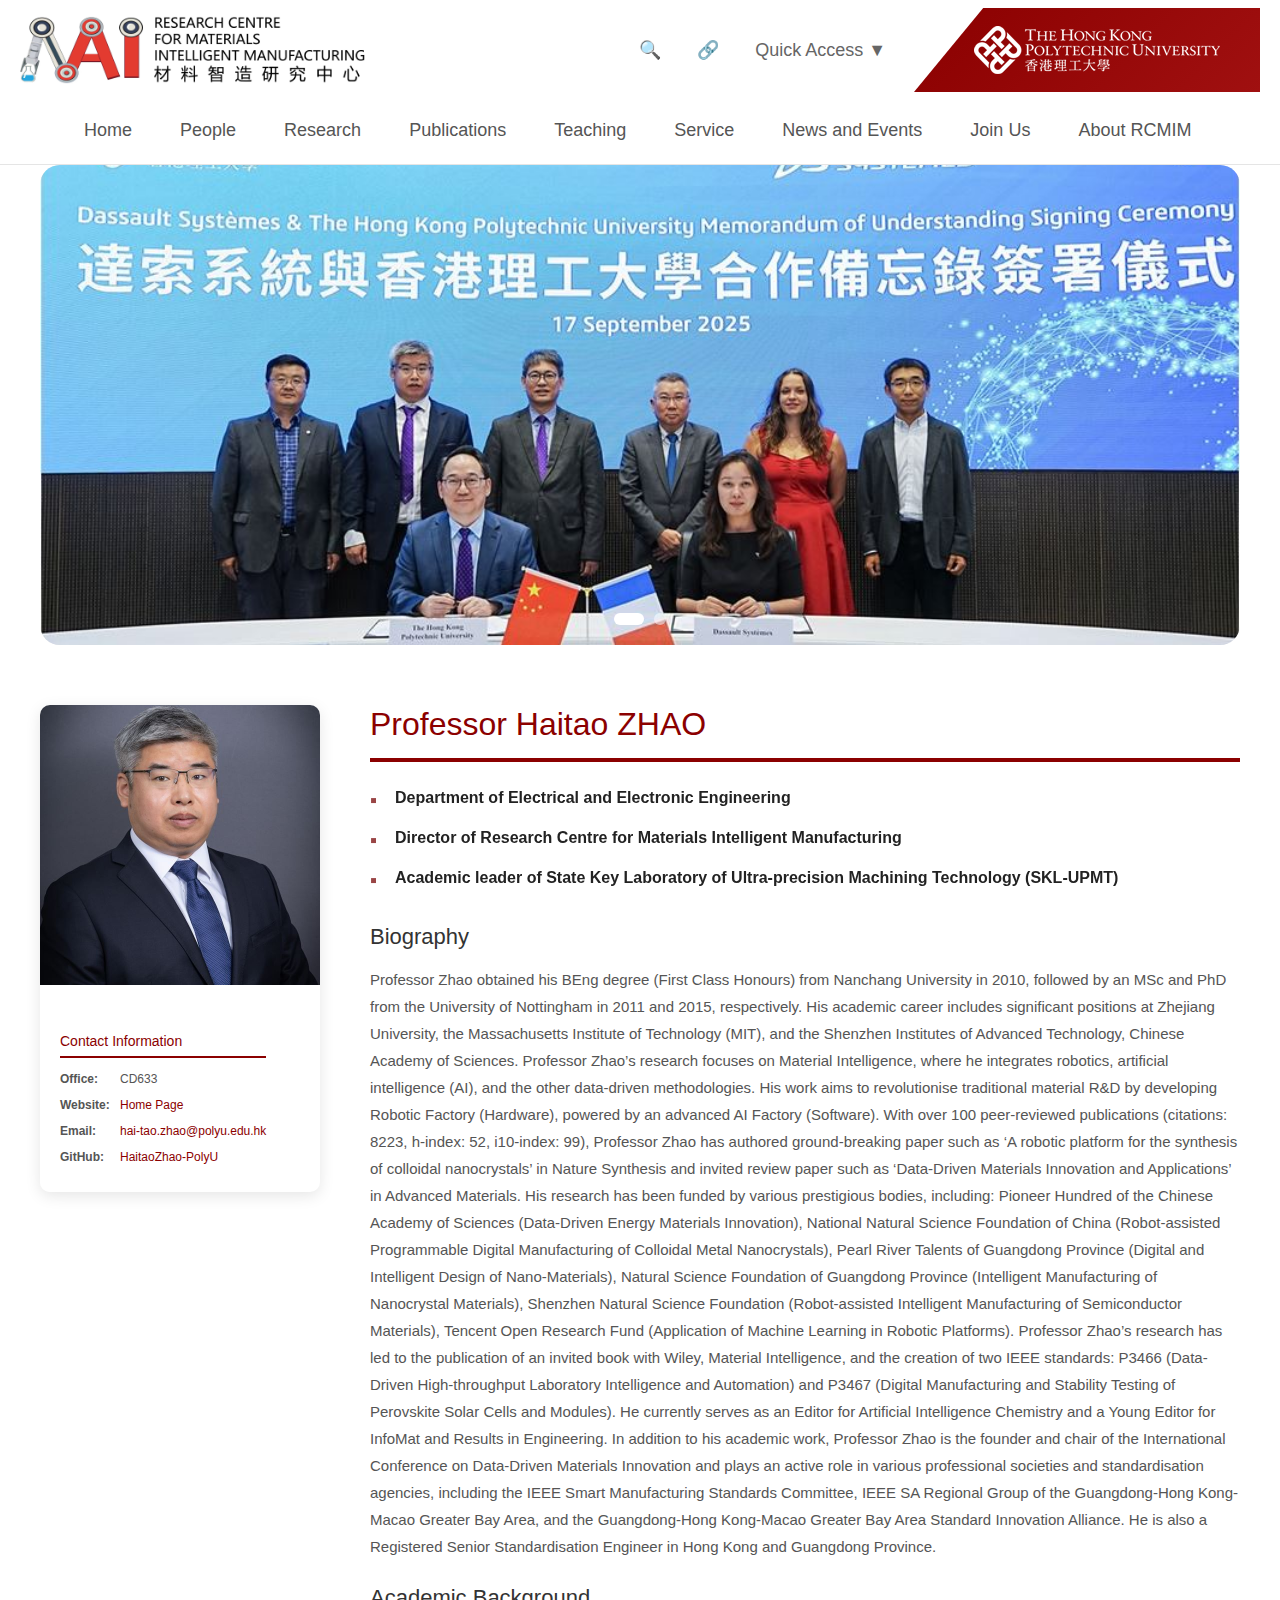
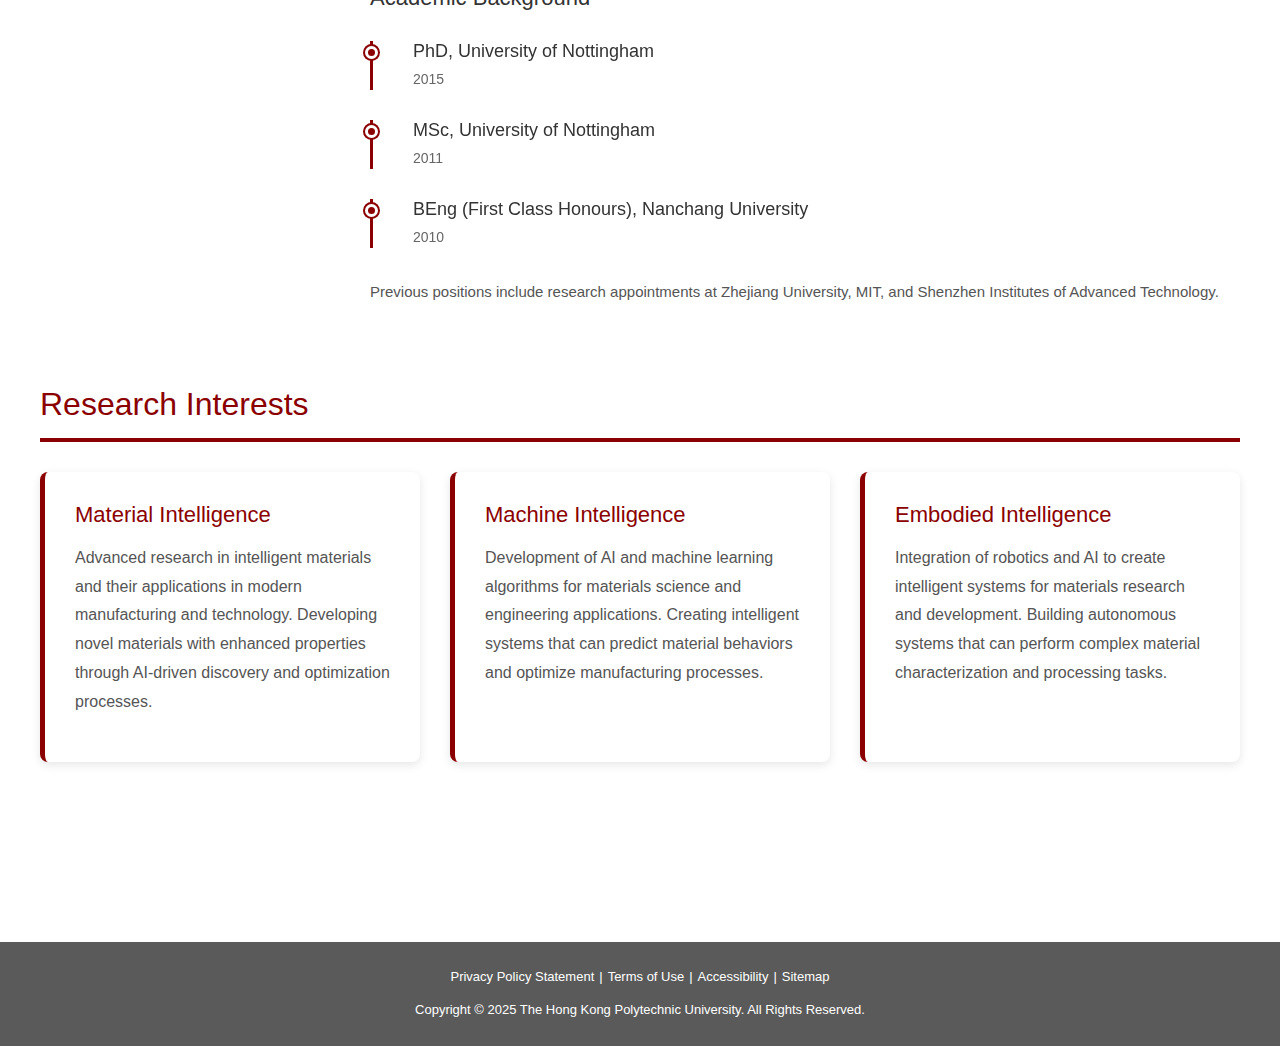
<file: index.html>
<!DOCTYPE html>
<html lang="en">
  <head>
    <meta charset="UTF-8" />
    <meta name="viewport" content="width=device-width, initial-scale=1.0" />
    <title>
      RCMIM - Research Centre for Materials Intelligent Manufacturing
    </title>
    <link
      rel="stylesheet"
      href="https://stackpath.bootstrapcdn.com/bootstrap/4.5.2/css/bootstrap.min.css"
    />
    <link rel="stylesheet" href="css/style.css" />
    <link rel="stylesheet" href="css/content.css" />
  </head>
  <body>
    <!-- Header Placeholder -->
    <div id="header-placeholder"></div>

    <section class="banner-carousel" id="home">
      <div class="banner-slides">
        <div class="banner-slide active">
          <img src="images/Photo.jpg" alt="Banner 1" />
        </div>
        <div class="banner-slide">
          <img src="images/Photo2.jpg" alt="Banner 2" />
        </div>
      </div>
      <div class="banner-dots">
        <span class="dot active" onclick="currentSlide(0)"></span>
        <span class="dot" onclick="currentSlide(1)"></span>
      </div>
    </section>

    <div class="container-main">
      <section class="profile-section">
        <div>
          <div class="profile-card">
            <div class="profile-image-container">
              <img
                src="images/ZHAO_Haitao.jpg"
                alt="Prof. Haitao ZHAO"
                class="profile-image"
              />
            </div>
            <div class="profile-info">
              <h4>Contact Information</h4>
              <p><strong>Office:</strong>CD633</p>
              <p>
                <strong>Website:</strong><a
                  href="https://www.polyu.edu.hk/eee/people/academic-staff-and-teaching-staff/prof-zhao-haitao/"
                  >Home Page</a
                >
              </p>
              <p>
                <strong>Email:</strong><a
                  href="mailto:hai-tao.zhao@polyu.edu.hk"
                  >hai-tao.zhao@polyu.edu.hk</a
                >
              </p>
              <p>
                <strong>GitHub:</strong><a
                  href="https://haitaozhao-polyu.github.io//"
                  target="_blank"
                  >HaitaoZhao-PolyU</a
                >
              </p>
            </div>
          </div>
        </div>
        <div class="profile-content">
          <h3>Professor Haitao ZHAO</h3>
          <ul class="profile-positions">
            <li>
              <strong
                >Department of Electrical and Electronic Engineering</strong
              >
            </li>
            <li>
              <strong
                >Director of Research Centre for Materials Intelligent
                Manufacturing</strong
              >
            </li>
            <li>
              <strong
                >Academic leader of State Key Laboratory of Ultra-precision
                Machining Technology (SKL-UPMT)</strong
              >
            </li>
          </ul>
          <h4>Biography</h4>
          <p class="profile-description">
            Professor Zhao obtained his BEng degree (First Class Honours) from
            Nanchang University in 2010, followed by an MSc and PhD from the
            University of Nottingham in 2011 and 2015, respectively. His
            academic career includes significant positions at Zhejiang
            University, the Massachusetts Institute of Technology (MIT), and the
            Shenzhen Institutes of Advanced Technology, Chinese Academy of
            Sciences. Professor Zhao’s research focuses on Material
            Intelligence, where he integrates robotics, artificial intelligence
            (AI), and the other data-driven methodologies. His work aims to
            revolutionise traditional material R&D by developing Robotic Factory
            (Hardware), powered by an advanced AI Factory (Software). With over
            100 peer-reviewed publications (citations: 8223, h-index: 52,
            i10-index: 99), Professor Zhao has authored ground-breaking paper
            such as ‘A robotic platform for the synthesis of colloidal
            nanocrystals’ in Nature Synthesis and invited review paper such as
            ‘Data-Driven Materials Innovation and Applications’ in Advanced
            Materials. His research has been funded by various prestigious
            bodies, including: Pioneer Hundred of the Chinese Academy of
            Sciences (Data-Driven Energy Materials Innovation), National Natural
            Science Foundation of China (Robot-assisted Programmable Digital
            Manufacturing of Colloidal Metal Nanocrystals), Pearl River Talents
            of Guangdong Province (Digital and Intelligent Design of
            Nano-Materials), Natural Science Foundation of Guangdong Province
            (Intelligent Manufacturing of Nanocrystal Materials), Shenzhen
            Natural Science Foundation (Robot-assisted Intelligent Manufacturing
            of Semiconductor Materials), Tencent Open Research Fund (Application
            of Machine Learning in Robotic Platforms). Professor Zhao’s research
            has led to the publication of an invited book with Wiley, Material
            Intelligence, and the creation of two IEEE standards: P3466
            (Data-Driven High-throughput Laboratory Intelligence and Automation)
            and P3467 (Digital Manufacturing and Stability Testing of Perovskite
            Solar Cells and Modules). He currently serves as an Editor for
            Artificial Intelligence Chemistry and a Young Editor for InfoMat and
            Results in Engineering. In addition to his academic work, Professor
            Zhao is the founder and chair of the International Conference on
            Data-Driven Materials Innovation and plays an active role in various
            professional societies and standardisation agencies, including the
            IEEE Smart Manufacturing Standards Committee, IEEE SA Regional Group
            of the Guangdong-Hong Kong-Macao Greater Bay Area, and the
            Guangdong-Hong Kong-Macao Greater Bay Area Standard Innovation
            Alliance. He is also a Registered Senior Standardisation Engineer in
            Hong Kong and Guangdong Province.
          </p>

          <h4>Academic Background</h4>
          <div class="education-timeline">
            <div class="education-item">
              <h4>PhD, University of Nottingham</h4>
              <p>2015</p>
            </div>
            <div class="education-item">
              <h4>MSc, University of Nottingham</h4>
              <p>2011</p>
            </div>
            <div class="education-item">
              <h4>BEng (First Class Honours), Nanchang University</h4>
              <p>2010</p>
            </div>
          </div>
          <p class="profile-description" style="margin-top: 20px">
            Previous positions include research appointments at Zhejiang
            University, MIT, and Shenzhen Institutes of Advanced Technology.
          </p>
        </div>
      </section>

      <section class="section" id="research">
        <h2 class="section-title">Research Interests</h2>

        <div class="research-interests">
          <div class="research-card">
            <h4>Material Intelligence</h4>
            <p>
              Advanced research in intelligent materials and their applications
              in modern manufacturing and technology. Developing novel materials
              with enhanced properties through AI-driven discovery and
              optimization processes.
            </p>
          </div>
          <div class="research-card">
            <h4>Machine Intelligence</h4>
            <p>
              Development of AI and machine learning algorithms for materials
              science and engineering applications. Creating intelligent systems
              that can predict material behaviors and optimize manufacturing
              processes.
            </p>
          </div>
          <div class="research-card">
            <h4>Embodied Intelligence</h4>
            <p>
              Integration of robotics and AI to create intelligent systems for
              materials research and development. Building autonomous systems
              that can perform complex material characterization and processing
              tasks.
            </p>
          </div>
        </div>
      </section>
    </div>

    <!-- Footer Placeholder -->
    <div id="footer-placeholder"></div>

    <!-- jQuery and Bootstrap JS -->
    <script src="https://code.jquery.com/jquery-3.5.1.slim.min.js"></script>
    <script src="https://cdn.jsdelivr.net/npm/popper.js@1.16.1/dist/umd/popper.min.js"></script>
    <script src="https://stackpath.bootstrapcdn.com/bootstrap/4.5.2/js/bootstrap.min.js"></script>

    <!-- Load Common Templates -->
    <script src="js/common.js"></script>

    <script>
      // Banner carousel
      let currentSlideIndex = 0;
      const slides = document.querySelectorAll(".banner-slide");
      const dots = document.querySelectorAll(".dot");

      function showSlide(index) {
        slides.forEach((slide, i) => {
          slide.classList.remove("active");
          dots[i].classList.remove("active");
        });

        currentSlideIndex = index;
        if (currentSlideIndex >= slides.length) currentSlideIndex = 0;
        if (currentSlideIndex < 0) currentSlideIndex = slides.length - 1;

        slides[currentSlideIndex].classList.add("active");
        dots[currentSlideIndex].classList.add("active");
      }

      function currentSlide(index) {
        showSlide(index);
      }

      function nextSlide() {
        showSlide(currentSlideIndex + 1);
      }

      setInterval(nextSlide, 5000);

      // Smooth scrolling
      document.querySelectorAll('a[href^="#"]').forEach((anchor) => {
        anchor.addEventListener("click", function (e) {
          e.preventDefault();
          const target = document.querySelector(this.getAttribute("href"));
          if (target) {
            target.scrollIntoView({ behavior: "smooth", block: "start" });
          }
        });
      });
    </script>
  </body>
</html>
</file>
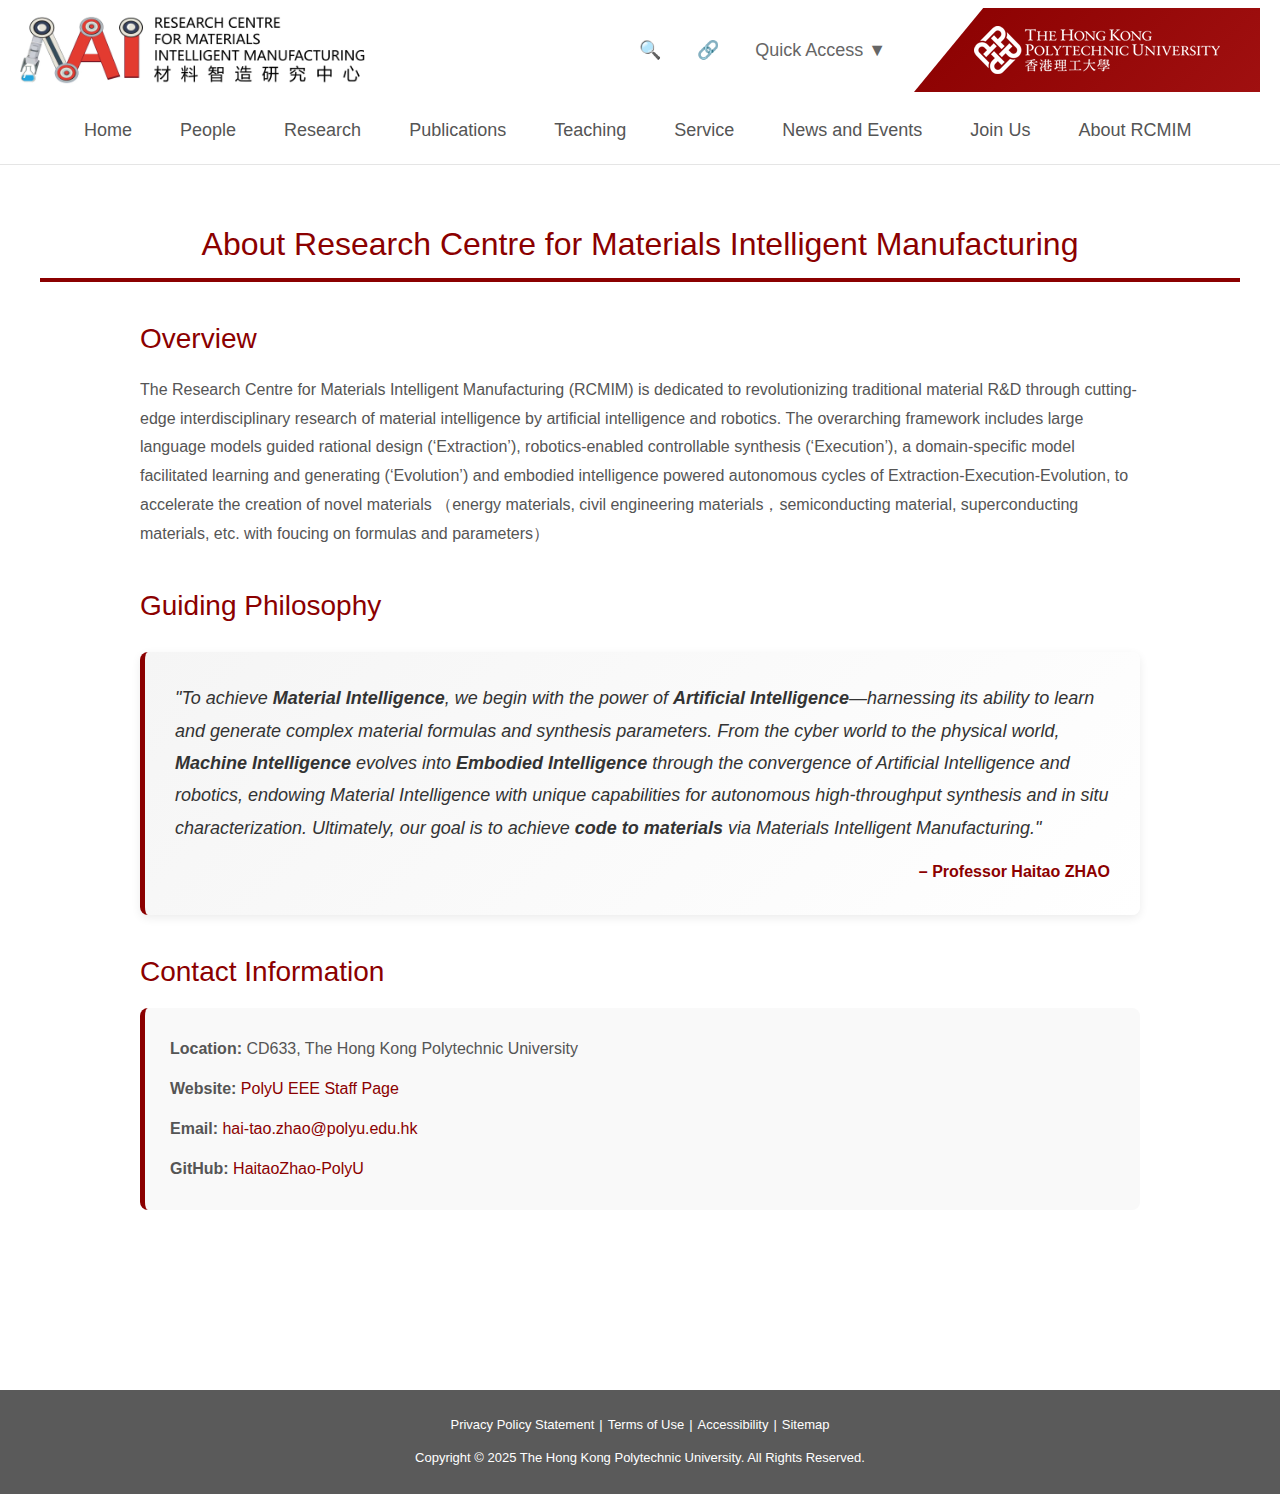
<file: about.html>
<!DOCTYPE html>
<html lang="en">
<head>
    <meta charset="UTF-8">
    <meta name="viewport" content="width=device-width, initial-scale=1.0">
    <title>About RCMIM - Research Centre for Materials Intelligent Manufacturing</title>
    <link rel="stylesheet" href="https://stackpath.bootstrapcdn.com/bootstrap/4.5.2/css/bootstrap.min.css">
    <link rel="stylesheet" href="css/style.css">
    <link rel="stylesheet" href="css/content.css">
</head>
<body>
    <!-- Header Placeholder -->
    <div id="header-placeholder"></div>

    <!-- Main Content -->
    <div class="container-main">
        <section class="section">
            <h2 class="section-title" style="text-align: center;">About Research Centre for Materials Intelligent Manufacturing</h2>

            <div style="max-width: 1000px; margin: 0 auto;">
                <h3 style="color: #8B0000; font-size: 28px; margin-top: 40px; margin-bottom: 20px;">Overview</h3>
                <p style="font-size: 16px; line-height: 1.8; color: #555; margin-bottom: 30px;">
                    The Research Centre for Materials Intelligent Manufacturing (RCMIM) is dedicated to revolutionizing traditional material R&D through cutting-edge interdisciplinary research of material intelligence by artificial intelligence and robotics. The overarching framework includes large language models guided rational design (‘Extraction’), robotics-enabled controllable synthesis (‘Execution’), a domain-specific model facilitated learning and generating (‘Evolution’) and embodied intelligence powered autonomous cycles of Extraction-Execution-Evolution, to accelerate the creation of novel materials （energy materials, civil engineering materials，semiconducting material, superconducting materials, etc. with foucing on formulas and parameters）
                </p>         


                <h3 style="color: #8B0000; font-size: 28px; margin-top: 40px; margin-bottom: 20px;">Guiding Philosophy</h3>
                <div class="highlight-box" style="background: linear-gradient(135deg, #f5f5f5 0%, #ffffff 100%); border-left: 5px solid #8B0000; padding: 30px; margin-bottom: 40px;">
                    <blockquote style="font-size: 18px; line-height: 1.8; color: #333; font-style: italic; margin: 0;">
                        "To achieve <span style="font-weight: 600">Material Intelligence</span>, we begin with the power of <span style="font-weight: 600">Artificial Intelligence</span>—harnessing its ability to learn and generate complex material formulas and synthesis parameters. From the cyber world to the physical world, <span style="font-weight: 600">Machine Intelligence</span> evolves into <span style="font-weight: 600">Embodied Intelligence</span> through the convergence of Artificial Intelligence and robotics, endowing Material Intelligence with unique capabilities for autonomous high-throughput synthesis and in situ characterization. Ultimately, our goal is to achieve <span style="font-weight: 600">code to materials</span> via Materials Intelligent Manufacturing."
                    </blockquote>
                    <p style="text-align: right; margin-top: 15px; color: #8B0000; font-weight: 600; margin-bottom: 0;">
                        – Professor Haitao ZHAO
                    </p>
                </div>

                <h3 id="contact" style="color: #8B0000; font-size: 28px; margin-top: 40px; margin-bottom: 20px;">Contact Information</h3>
                <div style="background-color: #f9f9f9; padding: 25px; border-radius: 8px; border-left: 5px solid #8B0000;">
                    <p style="font-size: 16px; line-height: 2; color: #555; margin-bottom: 8px;">
                        <strong>Location:</strong> CD633, The Hong Kong Polytechnic University
                    </p>
                    <p style="font-size: 16px; line-height: 2; color: #555; margin-bottom: 8px;">
                        <strong>Website:</strong> <a href="https://www.polyu.edu.hk/eee/people/academic-staff-and-teaching-staff/prof-zhao-haitao/" target="_blank">PolyU EEE Staff Page</a>
                    </p>
                    <p style="font-size: 16px; line-height: 2; color: #555; margin-bottom: 8px;">
                        <strong>Email:</strong> <a href="mailto:hai-tao.zhao@polyu.edu.hk">hai-tao.zhao@polyu.edu.hk</a>
                    </p>
                    <p style="font-size: 16px; line-height: 2; color: #555; margin-bottom: 0;">
                        <strong>GitHub:</strong> <a href="https://haitaozhao-polyu.github.io/" target="_blank">HaitaoZhao-PolyU</a>
                    </p>
                </div>
            </div>
        </section>
    </div>

    <!-- Footer Placeholder -->
    <div id="footer-placeholder"></div>

    <!-- jQuery and Bootstrap JS -->
    <script src="https://code.jquery.com/jquery-3.5.1.slim.min.js"></script>
    <script src="https://cdn.jsdelivr.net/npm/popper.js@1.16.1/dist/umd/popper.min.js"></script>
    <script src="https://stackpath.bootstrapcdn.com/bootstrap/4.5.2/js/bootstrap.min.js"></script>

    <!-- Load Common Templates -->
    <script src="js/common.js"></script>
</body>
</html>
</file>
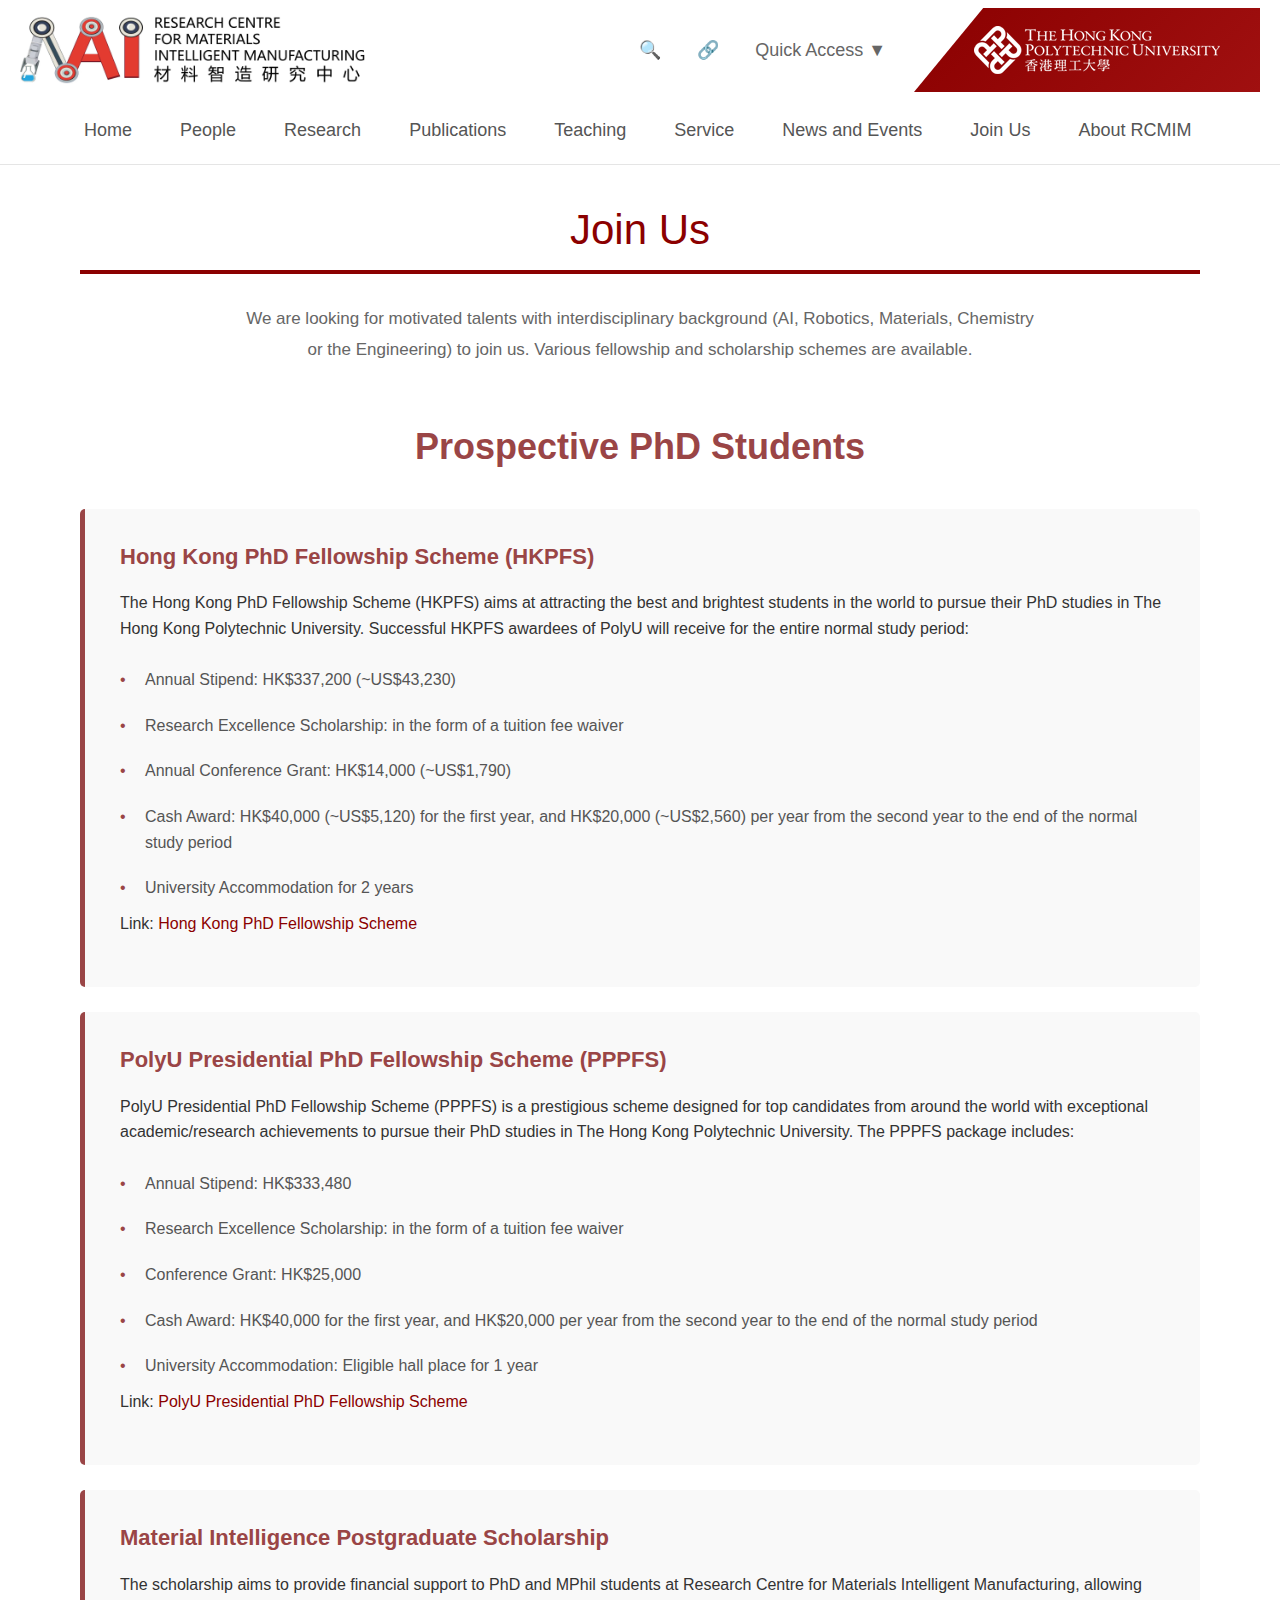
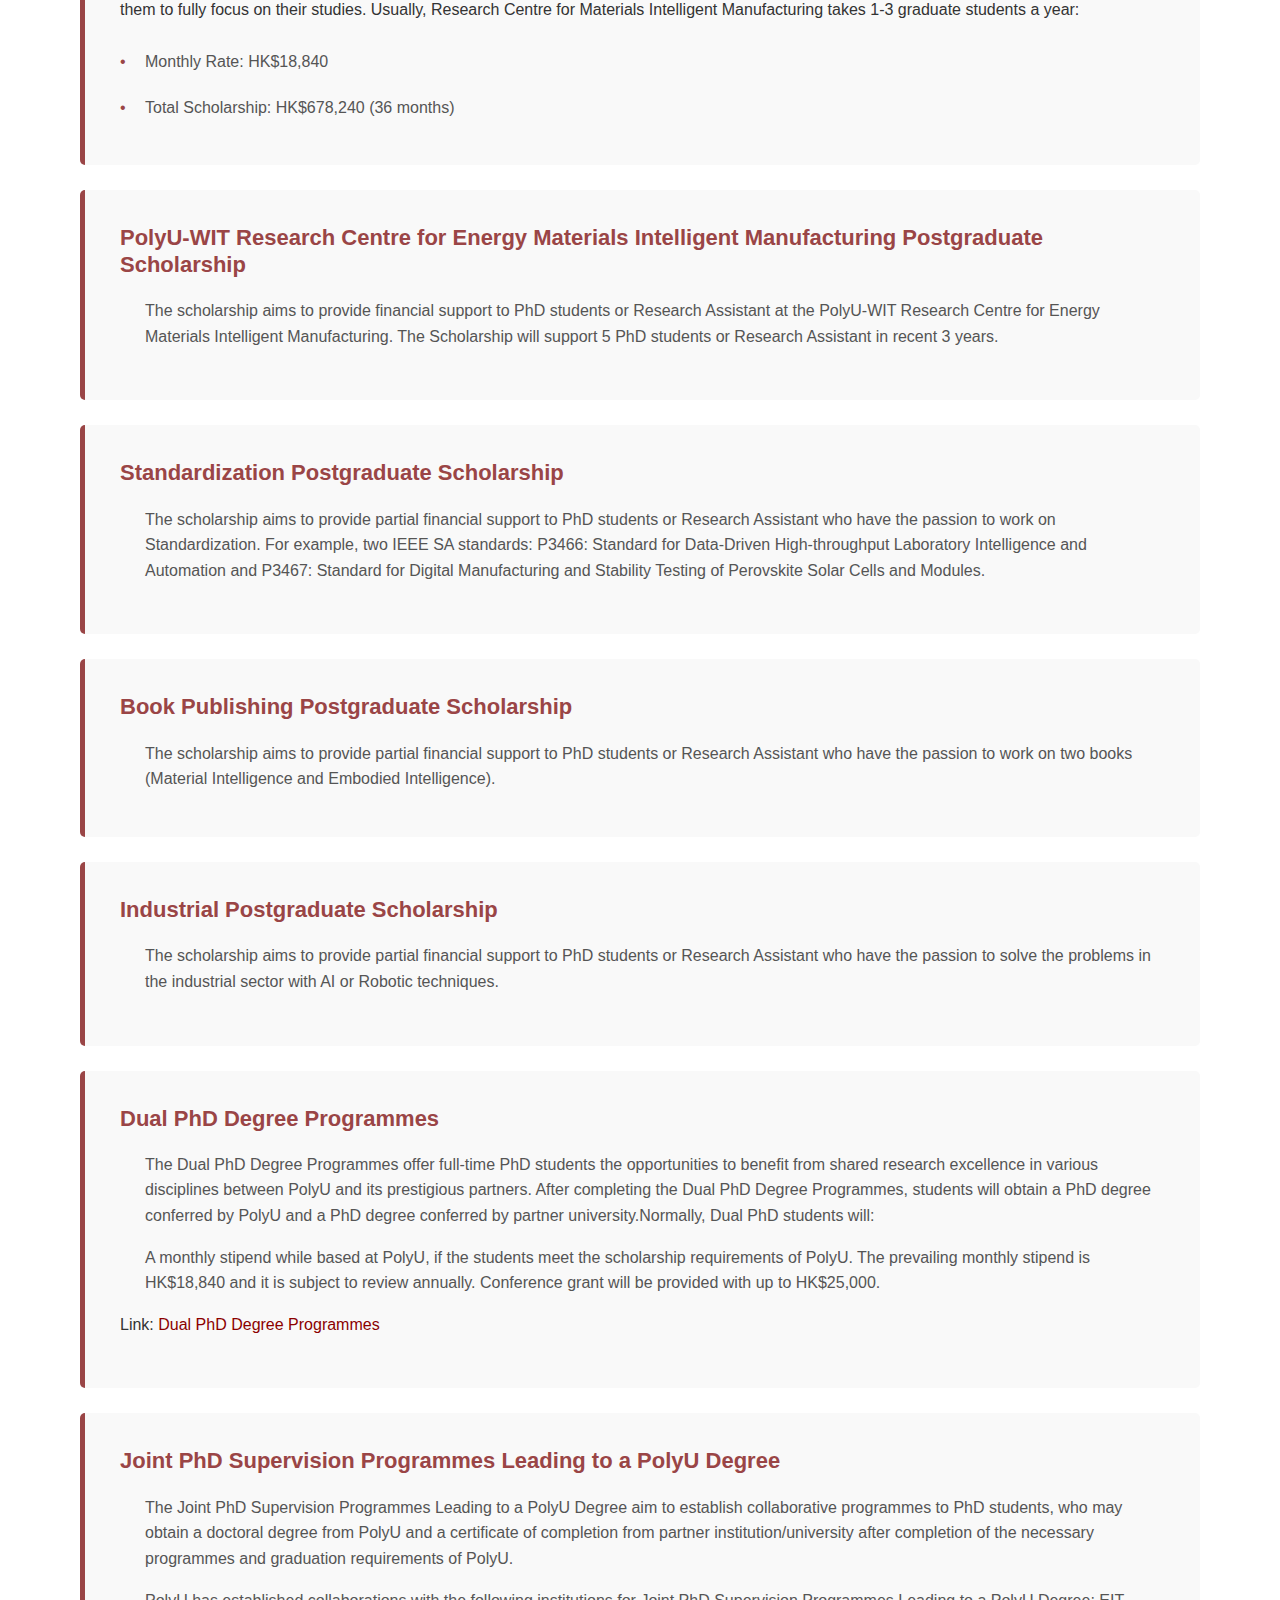
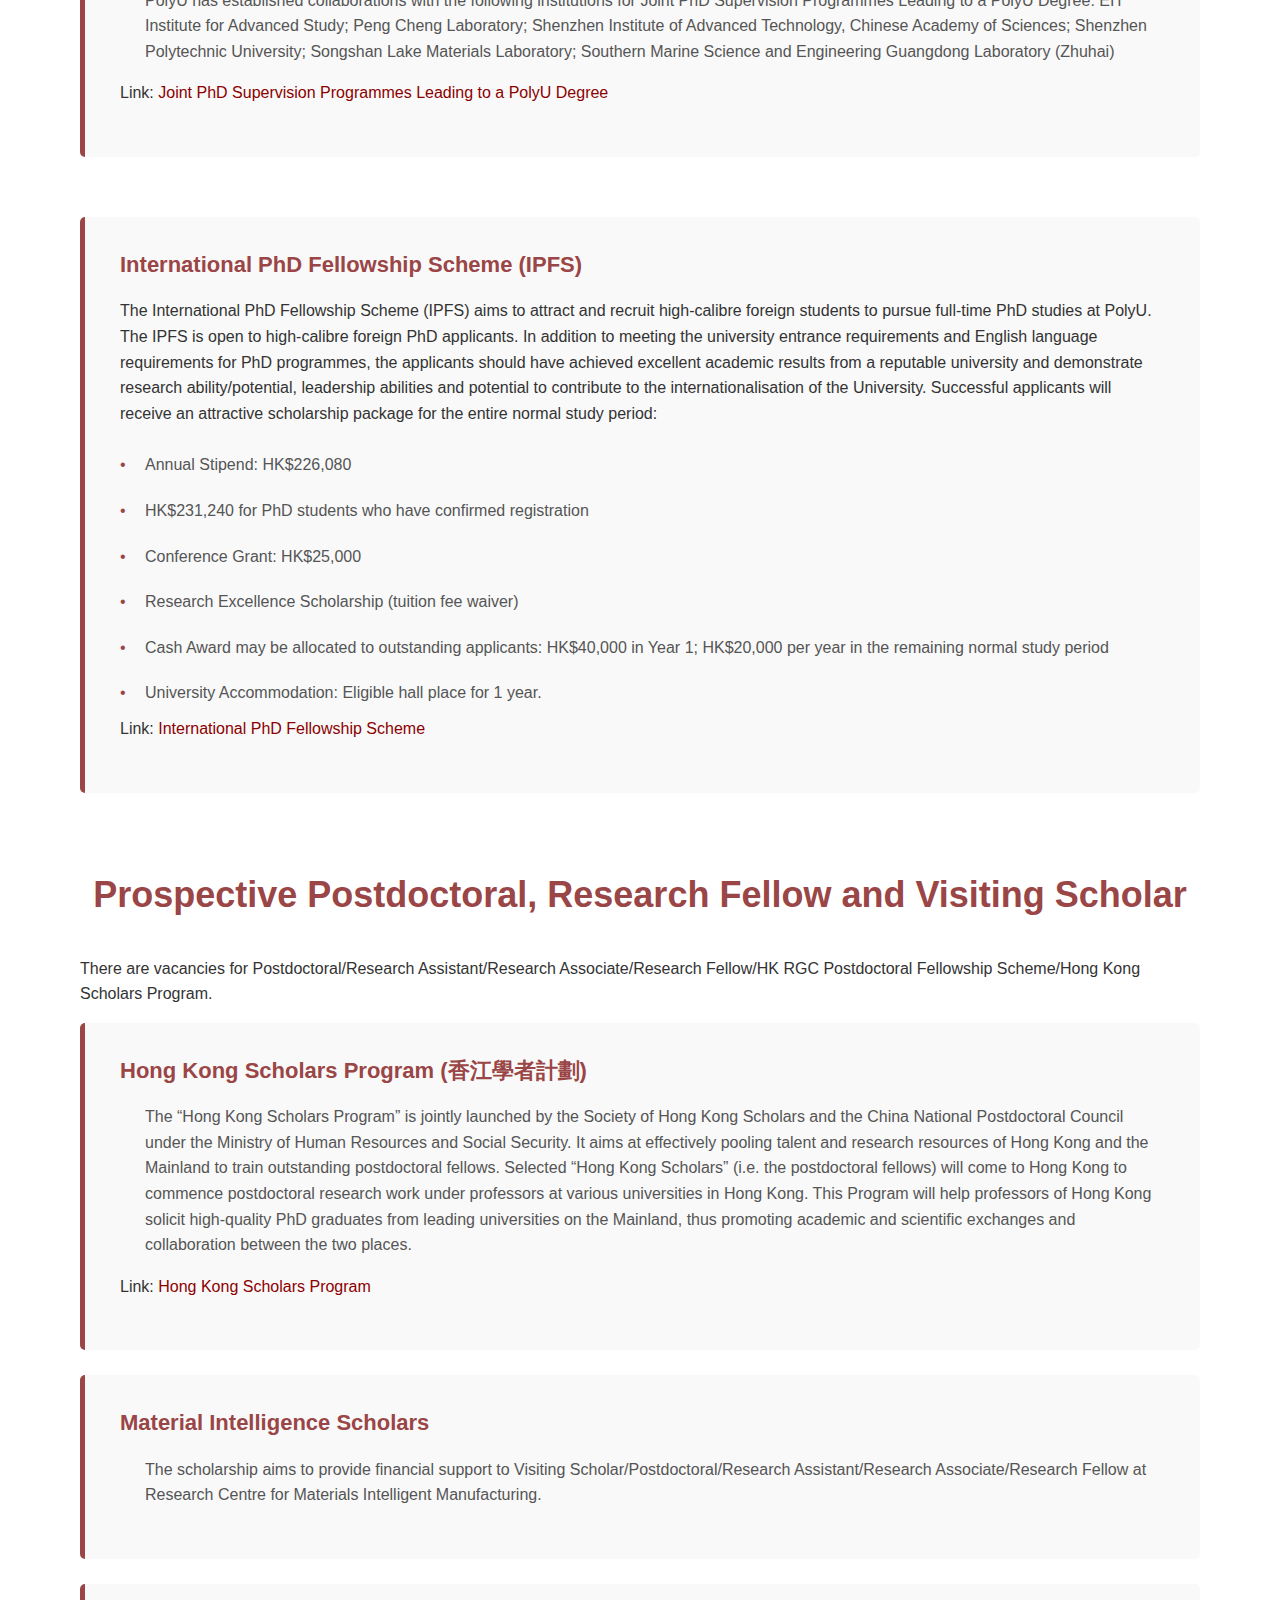
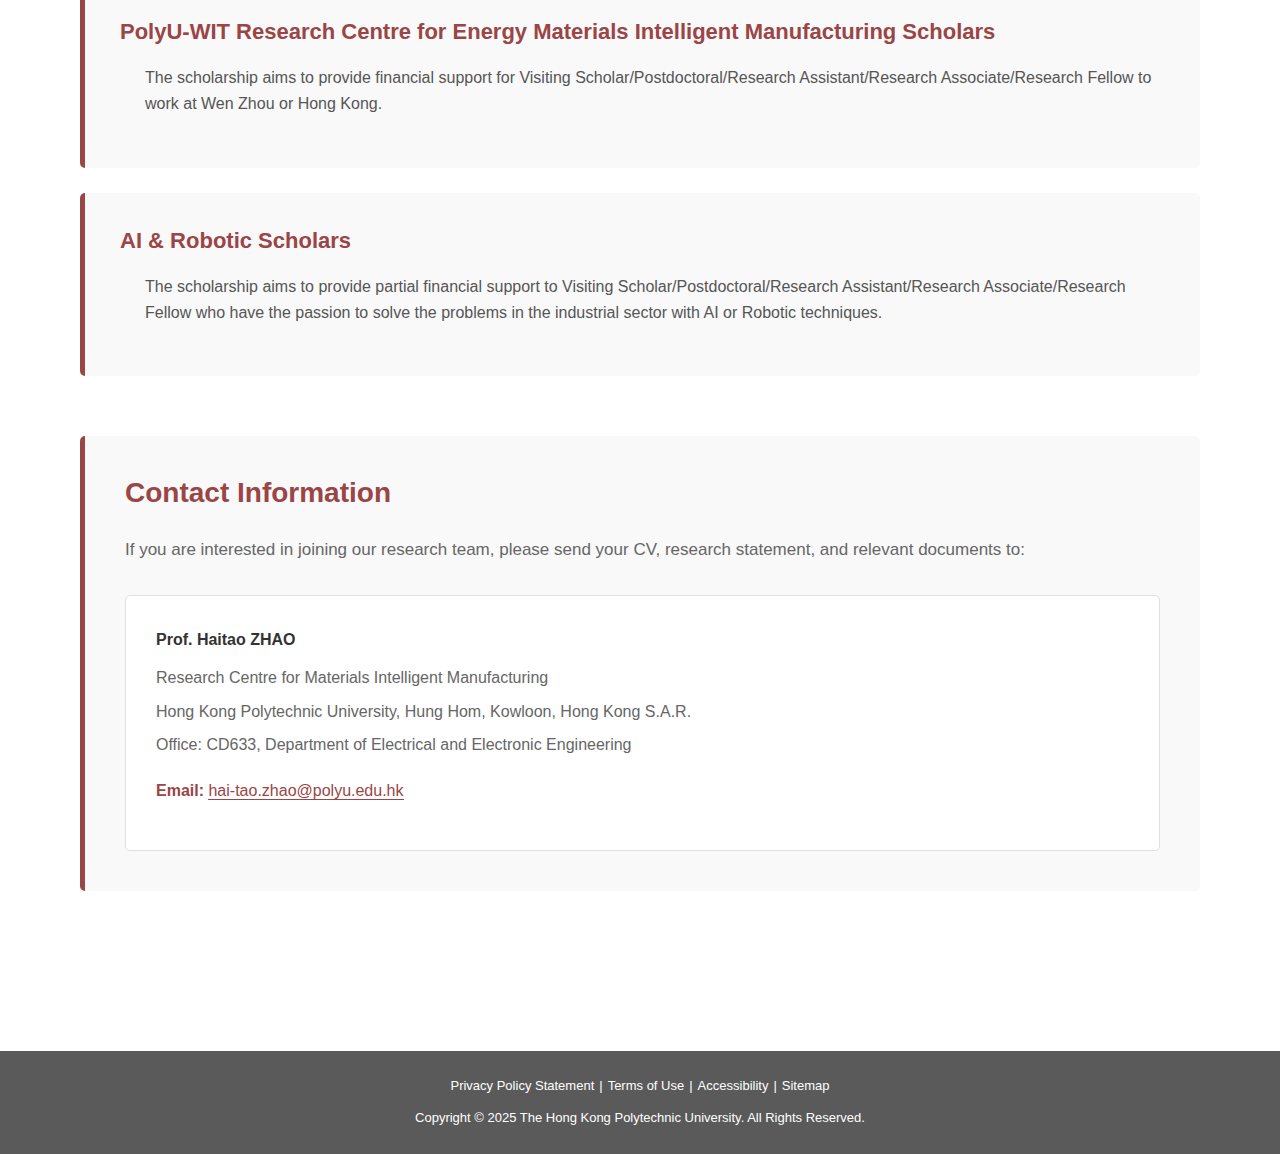
<file: join.html>
<!DOCTYPE html>
<html lang="en">

<head>
    <meta charset="UTF-8">
    <meta name="viewport" content="width=device-width, initial-scale=1.0">
    <title>RCMIM - Research Centre for Materials Intelligent Manufacturing</title>
    <link rel="stylesheet" href="https://stackpath.bootstrapcdn.com/bootstrap/4.5.2/css/bootstrap.min.css">
    <link rel="stylesheet" href="css/style.css">
    <link rel="stylesheet" href="css/content.css">

</head>

<body>
    <!-- Header Placeholder -->
    <div id="header-placeholder"></div>
            <!-- Main Content -->
            <div class="container-main"
                style="max-width: 1200px;padding: 40px; background-color: #fff;">
                <section class="section" id="join">
                    <h2 class="section-title" style="text-align: center; font-size: 42px; margin-bottom: 30px;">Join Us
                    </h2>
                    <p
                        style="text-align: center; font-size: 17px; color: #666; margin-bottom: 60px; max-width: 800px; margin-left: auto; margin-right: auto; line-height: 1.8;">
                        We are looking for motivated talents with interdisciplinary background (AI, Robotics, Materials,
                        Chemistry or the Engineering) to join us. Various fellowship and scholarship schemes are
                        available.
                    </p>

                    <!-- ==================== PhD SECTION ==================== -->
                    <h3
                        style="color: #9a4546; font-size: 36px; margin-bottom: 40px; text-align: center; font-weight: 600;">
                        Prospective PhD Students
                    </h3>

                    <!-- 1. Hong Kong PhD Fellowship Scheme -->
                    <div
                        style="background-color: #f9f9f9; border-left: 5px solid #9a4546; padding: 35px; margin-bottom: 25px; border-radius: 5px;">
                        <h4 style="color: #9a4546; font-size: 22px; margin-bottom: 20px; font-weight: 600;">
                            Hong Kong PhD Fellowship Scheme (HKPFS)
                        </h4>
                        <p>The Hong Kong PhD Fellowship Scheme (HKPFS) aims at attracting the best and brightest
                            students in the world to pursue their PhD studies in The Hong Kong Polytechnic University.
                            Successful HKPFS awardees of PolyU will receive for the entire normal study period:</p>
                        <ul style="list-style: none; padding: 0; margin: 0;">
                            <li
                                style="padding: 10px 0; padding-left: 25px; position: relative; color: #555; font-size: 16px;">
                                <span style="position: absolute; left: 0; color: #9a4546;">•</span> Annual Stipend:
                                HK$337,200 (~US$43,230)
                            </li>
                            <li
                                style="padding: 10px 0; padding-left: 25px; position: relative; color: #555; font-size: 16px;">
                                <span style="position: absolute; left: 0; color: #9a4546;">•</span> Research Excellence
                                Scholarship: in the form of a tuition fee waiver
                            </li>
                            <li
                                style="padding: 10px 0; padding-left: 25px; position: relative; color: #555; font-size: 16px;">
                                <span style="position: absolute; left: 0; color: #9a4546;">•</span> Annual Conference
                                Grant: HK$14,000 (~US$1,790)
                            </li>
                            <li
                                style="padding: 10px 0; padding-left: 25px; position: relative; color: #555; font-size: 16px;">
                                <span style="position: absolute; left: 0; color: #9a4546;">•</span> Cash Award:
                                HK$40,000 (~US$5,120) for the first year, and HK$20,000 (~US$2,560) per year from the
                                second year to the end of the normal study period
                            </li>
                            <li
                                style="padding: 10px 0; padding-left: 25px; position: relative; color: #555; font-size: 16px;">
                                <span style="position: absolute; left: 0; color: #9a4546;">•</span> University
                                Accommodation for 2 years
                            </li>
                        </ul>
                        <p>Link: <a href="https://cerg1.ugc.edu.hk/hkpfs/index.html">Hong Kong PhD Fellowship Scheme</a>
                        </p>
                    </div>

                    <!-- 2. PolyU Presidential PhD Fellowship -->
                    <div
                        style="background-color: #f9f9f9; border-left: 5px solid #9a4546; padding: 35px; margin-bottom: 25px; border-radius: 5px;">
                        <h4 style="color: #9a4546; font-size: 22px; margin-bottom: 20px; font-weight: 600;">
                            PolyU Presidential PhD Fellowship Scheme (PPPFS)
                        </h4>
                        <p>PolyU Presidential PhD Fellowship Scheme (PPPFS) is a prestigious scheme designed for top
                            candidates from around the world with exceptional academic/research achievements to pursue
                            their PhD studies in The Hong Kong Polytechnic University. The PPPFS package includes:</p>
                        <ul style="list-style: none; padding: 0; margin: 0;">
                            <li
                                style="padding: 10px 0; padding-left: 25px; position: relative; color: #555; font-size: 16px;">
                                <span style="position: absolute; left: 0; color: #9a4546;">•</span> Annual Stipend:
                                HK$333,480
                            </li>
                            <li
                                style="padding: 10px 0; padding-left: 25px; position: relative; color: #555; font-size: 16px;">
                                <span style="position: absolute; left: 0; color: #9a4546;">•</span> Research Excellence
                                Scholarship: in the form of a tuition fee waiver
                            </li>
                            <li
                                style="padding: 10px 0; padding-left: 25px; position: relative; color: #555; font-size: 16px;">
                                <span style="position: absolute; left: 0; color: #9a4546;">•</span> Conference Grant:
                                HK$25,000
                            </li>
                            <li
                                style="padding: 10px 0; padding-left: 25px; position: relative; color: #555; font-size: 16px;">
                                <span style="position: absolute; left: 0; color: #9a4546;">•</span> Cash Award:
                                HK$40,000 for the first year, and HK$20,000 per year from the second year to the end of
                                the normal study period
                            </li>
                            <li
                                style="padding: 10px 0; padding-left: 25px; position: relative; color: #555; font-size: 16px;">
                                <span style="position: absolute; left: 0; color: #9a4546;">•</span> University
                                Accommodation: Eligible hall place for 1 year
                            </li>
                        </ul>
                        <p>Link: <a
                                href="https://www.polyu.edu.hk/gs/prospective-students/fellowship-scholarship-schemes/pppfs/">PolyU
                                Presidential PhD Fellowship Scheme</a></p>
                    </div>

                    <!-- 3. Material Intelligence Postgraduate Scholarship -->
                    <div
                        style="background-color: #f9f9f9; border-left: 5px solid #9a4546; padding: 35px; margin-bottom: 25px; border-radius: 5px;">
                        <h4 style="color: #9a4546; font-size: 22px; margin-bottom: 20px; font-weight: 600;">
                            Material Intelligence Postgraduate Scholarship
                        </h4>
                        <p>The scholarship aims to provide financial support to PhD and MPhil students at Research
                            Centre for Materials Intelligent Manufacturing, allowing them to fully focus on their
                            studies. Usually, Research Centre for Materials Intelligent Manufacturing takes 1-3 graduate
                            students a year:</p>
                        <ul style="list-style: none; padding: 0; margin: 0;">
                            <li
                                style="padding: 10px 0; padding-left: 25px; position: relative; color: #555; font-size: 16px;">
                                <span style="position: absolute; left: 0; color: #9a4546;">•</span> Monthly Rate:
                                HK$18,840
                            </li>
                            <li
                                style="padding: 10px 0; padding-left: 25px; position: relative; color: #555; font-size: 16px;">
                                <span style="position: absolute; left: 0; color: #9a4546;">•</span> Total Scholarship:
                                HK$678,240 (36 months)
                            </li>
                        </ul>
                    </div>

                    <!-- 4. PolyU-WIT Research Centre Scholarship -->
                    <div
                        style="background-color: #f9f9f9; border-left: 5px solid #9a4546; padding: 35px; margin-bottom: 25px; border-radius: 5px;">
                        <h4 style="color: #9a4546; font-size: 22px; margin-bottom: 20px; font-weight: 600;">
                            PolyU-WIT Research Centre for Energy Materials Intelligent Manufacturing Postgraduate
                            Scholarship
                        </h4>
                        <p style="color: #555; font-size: 16px; padding-left: 25px;">
                            The scholarship aims to provide financial support to PhD students or Research Assistant at
                            the PolyU-WIT Research Centre for Energy Materials Intelligent Manufacturing. The
                            Scholarship will support 5 PhD students or Research Assistant in recent 3 years.
                        </p>
                    </div>

                    <!-- 5. Standardization Postgraduate Scholarship -->
                    <div
                        style="background-color: #f9f9f9; border-left: 5px solid #9a4546; padding: 35px; margin-bottom: 25px; border-radius: 5px;">
                        <h4 style="color: #9a4546; font-size: 22px; margin-bottom: 20px; font-weight: 600;">
                            Standardization Postgraduate Scholarship
                        </h4>
                        <p style="color: #555; font-size: 16px; padding-left: 25px;">
                            The scholarship aims to provide partial financial support to PhD students or Research
                            Assistant who have the passion to work on Standardization. For example, two IEEE SA
                            standards: P3466: Standard for Data-Driven High-throughput Laboratory Intelligence and
                            Automation and P3467: Standard for Digital Manufacturing and Stability Testing of Perovskite
                            Solar Cells and Modules.
                        </p>
                    </div>

                    <!-- 6. Book Publishing Postgraduate Scholarship -->
                    <div
                        style="background-color: #f9f9f9; border-left: 5px solid #9a4546; padding: 35px; margin-bottom: 25px; border-radius: 5px;">
                        <h4 style="color: #9a4546; font-size: 22px; margin-bottom: 20px; font-weight: 600;">
                            Book Publishing Postgraduate Scholarship
                        </h4>
                        <p style="color: #555; font-size: 16px; padding-left: 25px; margin-bottom: 10px;">
                            The scholarship aims to provide partial financial support to PhD students or Research
                            Assistant who have the passion to work on two books (Material Intelligence and Embodied
                            Intelligence).
                        </p>

                    </div>

                    <!-- 7. Industrial Postgraduate Scholarship -->
                    <div
                        style="background-color: #f9f9f9; border-left: 5px solid #9a4546; padding: 35px; margin-bottom: 25px; border-radius: 5px;">
                        <h4 style="color: #9a4546; font-size: 22px; margin-bottom: 20px; font-weight: 600;">
                            Industrial Postgraduate Scholarship
                        </h4>
                        <p style="color: #555; font-size: 16px; padding-left: 25px;">
                            The scholarship aims to provide partial financial support to PhD students or Research
                            Assistant who have the passion to solve the problems in the industrial sector with AI or
                            Robotic techniques.
                        </p>
                    </div>

                    <!-- 9. Dual PhD Degree Programmes -->
                    <div
                        style="background-color: #f9f9f9; border-left: 5px solid #9a4546; padding: 35px; margin-bottom: 25px; border-radius: 5px;">
                        <h4 style="color: #9a4546; font-size: 22px; margin-bottom: 20px; font-weight: 600;">
                            Dual PhD Degree Programmes
                        </h4>
                        <p style="color: #555; font-size: 16px; padding-left: 25px;">
                            The Dual PhD Degree Programmes offer full-time PhD students the opportunities to benefit
                            from shared research excellence in various disciplines between PolyU and its prestigious
                            partners. After completing the Dual PhD Degree Programmes, students will obtain a PhD degree
                            conferred by PolyU and a PhD degree conferred by partner university.Normally, Dual PhD
                            students will:</p>  
                            <p style="color: #555; font-size: 16px; padding-left: 25px;">
                            A monthly stipend while based at PolyU, if the students meet the scholarship requirements of
                            PolyU. The prevailing monthly stipend is HK$18,840 and it is subject to review annually.
                            Conference grant will be provided with up to HK$25,000.
                        </p>
                        <p>Link: <a
                                href="https://www.polyu.edu.hk/gs/prospective-students/collaborative-phd-programmes/dual-phd-degree-programmes/">Dual
                                PhD Degree Programmes</a></p>
                    </div>

                    <!-- 10. Joint PhD Supervision Programmes -->
                    <div
                        style="background-color: #f9f9f9; border-left: 5px solid #9a4546; padding: 35px; margin-bottom: 60px; border-radius: 5px;">
                        <h4 style="color: #9a4546; font-size: 22px; margin-bottom: 20px; font-weight: 600;">
                            Joint PhD Supervision Programmes Leading to a PolyU Degree
                        </h4>
                        <p style="color: #555; font-size: 16px; padding-left: 25px;">
                            The Joint PhD Supervision Programmes Leading to a PolyU Degree aim to establish
                            collaborative programmes to PhD students, who may obtain a doctoral degree from PolyU and a
                            certificate of completion from partner institution/university after completion of the
                            necessary programmes and graduation requirements of PolyU.
                        </p>
                        <p style="color: #555; font-size: 16px; padding-left: 25px;">
                            PolyU has established collaborations with the following institutions for Joint PhD
                            Supervision Programmes Leading to a PolyU Degree: EIT Institute for Advanced Study; Peng
                            Cheng Laboratory; Shenzhen Institute of Advanced Technology, Chinese Academy of Sciences;
                            Shenzhen Polytechnic University; Songshan Lake Materials Laboratory; Southern Marine Science
                            and Engineering Guangdong Laboratory (Zhuhai)
                        </p>
                        <p>Link: <a
                                href="https://www.polyu.edu.hk/gs/prospective-students/collaborative-phd-programmes/joint-phd-supervision-programmes-leading-to-a-polyu-degree/">Joint PhD Supervision Programmes Leading to a PolyU Degree</a></p>
                    </div>

                    <!-- 8. International PhD Fellowship Scheme -->
                    <div
                        style="background-color: #f9f9f9; border-left: 5px solid #9a4546; padding: 35px; margin-bottom: 25px; border-radius: 5px;">
                        <h4 style="color: #9a4546; font-size: 22px; margin-bottom: 20px; font-weight: 600;">
                            International PhD Fellowship Scheme (IPFS)
                        </h4>
                        <p>The International PhD Fellowship Scheme (IPFS) aims to attract and recruit high-calibre foreign students to pursue full-time PhD studies at PolyU. The IPFS is open to high-calibre foreign PhD applicants. In addition to meeting the university entrance requirements and English language requirements for PhD programmes, the applicants should have achieved excellent academic results from a reputable university and demonstrate research ability/potential, leadership abilities and potential to contribute to the internationalisation of the University. Successful applicants will receive an attractive scholarship package for the entire normal study period:</p>
                        <ul style="list-style: none; padding: 0; margin: 0;">
                            <li
                                style="padding: 10px 0; padding-left: 25px; position: relative; color: #555; font-size: 16px;">
                                <span style="position: absolute; left: 0; color: #9a4546;">•</span> Annual Stipend:
                                HK$226,080
                            </li>
                            <li
                                style="padding: 10px 0; padding-left: 25px; position: relative; color: #555; font-size: 16px;">
                                <span style="position: absolute; left: 0; color: #9a4546;">•</span> HK$231,240 for PhD students who have confirmed registration
                            </li>
                            <li
                                style="padding: 10px 0; padding-left: 25px; position: relative; color: #555; font-size: 16px;">
                                <span style="position: absolute; left: 0; color: #9a4546;">•</span> Conference Grant:
                                HK$25,000
                            </li>
                            <li
                                style="padding: 10px 0; padding-left: 25px; position: relative; color: #555; font-size: 16px;">
                                <span style="position: absolute; left: 0; color: #9a4546;">•</span> Research Excellence
                                Scholarship (tuition fee waiver)
                            </li>
                            <li
                                style="padding: 10px 0; padding-left: 25px; position: relative; color: #555; font-size: 16px;">
                                <span style="position: absolute; left: 0; color: #9a4546;">•</span> Cash Award may be allocated to outstanding applicants: HK$40,000 in Year 1; HK$20,000 per year in the remaining normal study period
                            </li>
                            <li
                                style="padding: 10px 0; padding-left: 25px; position: relative; color: #555; font-size: 16px;">
                                <span style="position: absolute; left: 0; color: #9a4546;">•</span> University Accommodation: Eligible hall place for 1 year.
                            </li>
                        </ul>
                        <p>Link: <a href="https://www.polyu.edu.hk/gs/prospective-students/fellowship-scholarship-schemes/ipfs/">International PhD Fellowship Scheme</a></p>
                    </div>



                    <!-- ==================== POSTDOC SECTION ==================== -->
                    <h3
                        style="color: #9a4546; font-size: 36px; margin-bottom: 40px; margin-top: 80px; text-align: center; font-weight: 600;">
                        Prospective Postdoctoral, Research Fellow and Visiting Scholar
                    </h3>
                    <p>There are vacancies for Postdoctoral/Research Assistant/Research Associate/Research Fellow/HK RGC Postdoctoral Fellowship Scheme/Hong Kong Scholars Program.</p>

                    <!-- 1. Hong Kong Scholars Program -->
                    <div
                        style="background-color: #f9f9f9; border-left: 5px solid #9a4546; padding: 35px; margin-bottom: 25px; border-radius: 5px;">
                        <h4 style="color: #9a4546; font-size: 22px; margin-bottom: 20px; font-weight: 600;">
                            Hong Kong Scholars Program (香江學者計劃)
                        </h4>
                        <p style="color: #555; font-size: 16px; padding-left: 25px;">
                            The “Hong Kong Scholars Program” is jointly launched by the Society of Hong Kong Scholars and the China National Postdoctoral Council under the Ministry of Human Resources and Social Security. It aims at effectively pooling talent and research resources of Hong Kong and the Mainland to train outstanding postdoctoral fellows. Selected “Hong Kong Scholars” (i.e. the postdoctoral fellows) will come to Hong Kong to commence postdoctoral research work under professors at various universities in Hong Kong. This Program will help professors of Hong Kong solicit high-quality PhD graduates from leading universities on the Mainland, thus promoting academic and scientific exchanges and collaboration between the two places.
                        </p>
                        <p>Link: <a href="https://www.hkscholars.org/">Hong Kong Scholars Program</a></p>
                    </div>

                    <!-- 2. Material Intelligence Scholars -->
                    <div
                        style="background-color: #f9f9f9; border-left: 5px solid #9a4546; padding: 35px; margin-bottom: 25px; border-radius: 5px;">
                        <h4 style="color: #9a4546; font-size: 22px; margin-bottom: 20px; font-weight: 600;">
                            Material Intelligence Scholars
                        </h4>
                        <p style="color: #555; font-size: 16px; padding-left: 25px;">
                            The scholarship aims to provide financial support to Visiting Scholar/Postdoctoral/Research Assistant/Research Associate/Research Fellow at Research Centre for Materials Intelligent Manufacturing.
                        </p>
                    </div>

                    <!-- 3. Research Fellow Positions -->
                    <div
                        style="background-color: #f9f9f9; border-left: 5px solid #9a4546; padding: 35px; margin-bottom: 25px; border-radius: 5px;">
                        <h4 style="color: #9a4546; font-size: 22px; margin-bottom: 20px; font-weight: 600;">
                            PolyU-WIT Research Centre for Energy Materials Intelligent Manufacturing Scholars
                        </h4>
                        <p style="color: #555; font-size: 16px; padding-left: 25px;">
                            The scholarship aims to provide financial support for Visiting Scholar/Postdoctoral/Research Assistant/Research Associate/Research Fellow to work at Wen Zhou or Hong Kong.
                        </p>
                    </div>

                    <!-- 4. Visiting Scholar Programme -->
                    <div
                        style="background-color: #f9f9f9; border-left: 5px solid #9a4546; padding: 35px; margin-bottom: 60px; border-radius: 5px;">
                        <h4 style="color: #9a4546; font-size: 22px; margin-bottom: 20px; font-weight: 600;">
                            AI & Robotic Scholars
                        </h4>
                        <p style="color: #555; font-size: 16px; padding-left: 25px;">
                            The scholarship aims to provide partial financial support to Visiting Scholar/Postdoctoral/Research Assistant/Research Associate/Research Fellow who have the passion to solve the problems in the industrial sector with AI or Robotic techniques.
                        </p>
                    </div>

                 

                    <!-- Contact Information -->
                    <div
                        style="background-color: #f9f9f9; border-left: 5px solid #9a4546; padding: 40px; border-radius: 5px; margin-top: 50px;">
                        <h3 style="color: #9a4546; font-size: 28px; margin-bottom: 25px; font-weight: 600;">
                            Contact Information
                        </h3>
                        <p style="color: #666; font-size: 17px; margin-bottom: 30px; line-height: 1.8;">
                            If you are interested in joining our research team, please send your CV, research statement,
                            and relevant documents to:
                        </p>
                        <div style="background: white; padding: 30px; border-radius: 5px; border: 1px solid #e0e0e0;">
                            <p style="font-size: 16px; color: #333; margin-bottom: 10px; line-height: 1.8;">
                                <strong>Prof. Haitao ZHAO</strong>
                            </p>
                            <p style="font-size: 16px; color: #666; margin-bottom: 8px;">
                                Research Centre for Materials Intelligent Manufacturing
                            </p>
                            <p style="font-size: 16px; color: #666; margin-bottom: 8px;">
                                Hong Kong Polytechnic University, Hung Hom, Kowloon, Hong Kong S.A.R.
                            </p>
                            <p style="font-size: 16px; color: #666; margin-bottom: 8px;">
                                Office: CD633, Department of Electrical and Electronic Engineering
                            </p>
                            <p style="font-size: 16px; color: #9a4546; margin-top: 20px; font-weight: 600;">
                                Email: <a href="mailto:hai-tao.zhao@polyu.edu.hk"
                                    style="color: #9a4546; text-decoration: none; border-bottom: 1px solid #9a4546;">hai-tao.zhao@polyu.edu.hk</a>
                            </p>
                        </div>
                    </div>

                </section>
            </div>

            <!-- Footer Placeholder -->
            <div id="footer-placeholder"></div>

            <!-- jQuery and Bootstrap JS -->
            <script src="https://code.jquery.com/jquery-3.5.1.slim.min.js"></script>
            <script src="https://cdn.jsdelivr.net/npm/popper.js@1.16.1/dist/umd/popper.min.js"></script>
            <script src="https://stackpath.bootstrapcdn.com/bootstrap/4.5.2/js/bootstrap.min.js"></script>
            <script src="js/common.js"></script>

</body>

</html>
</file>
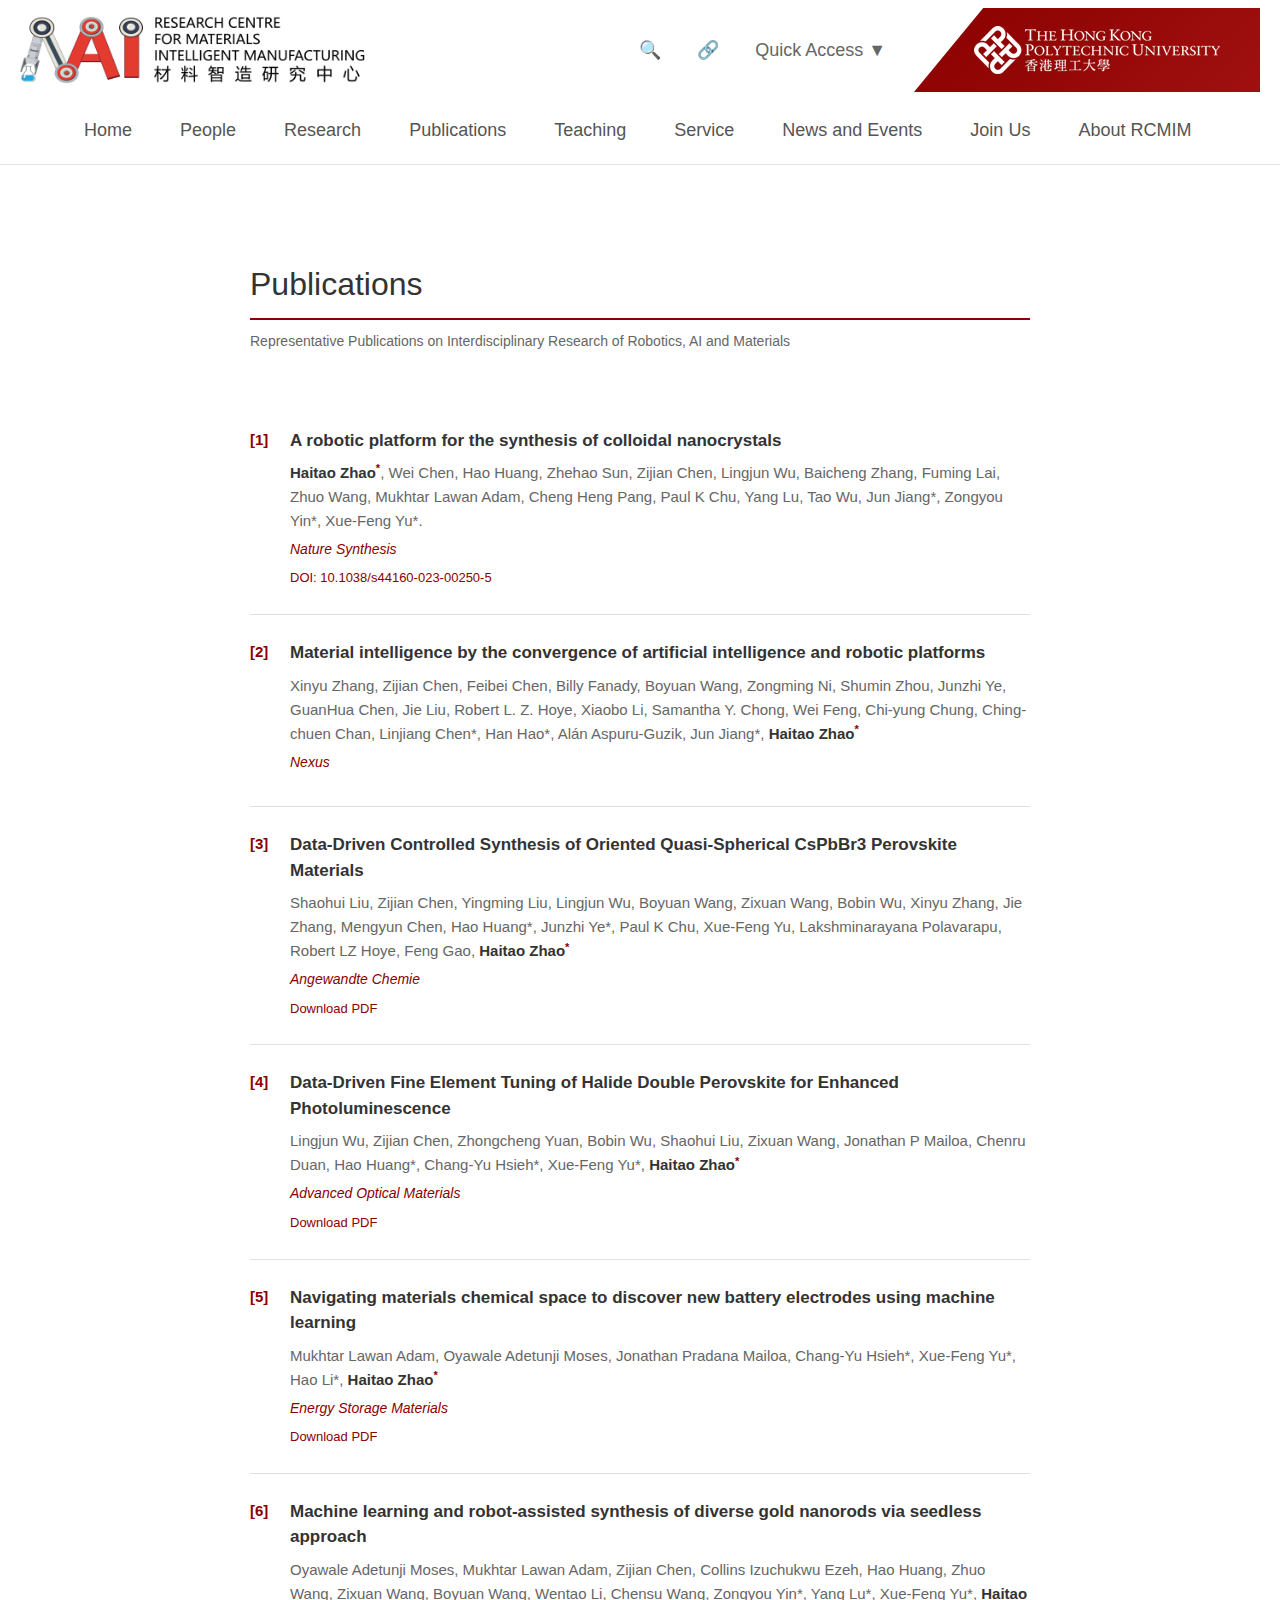
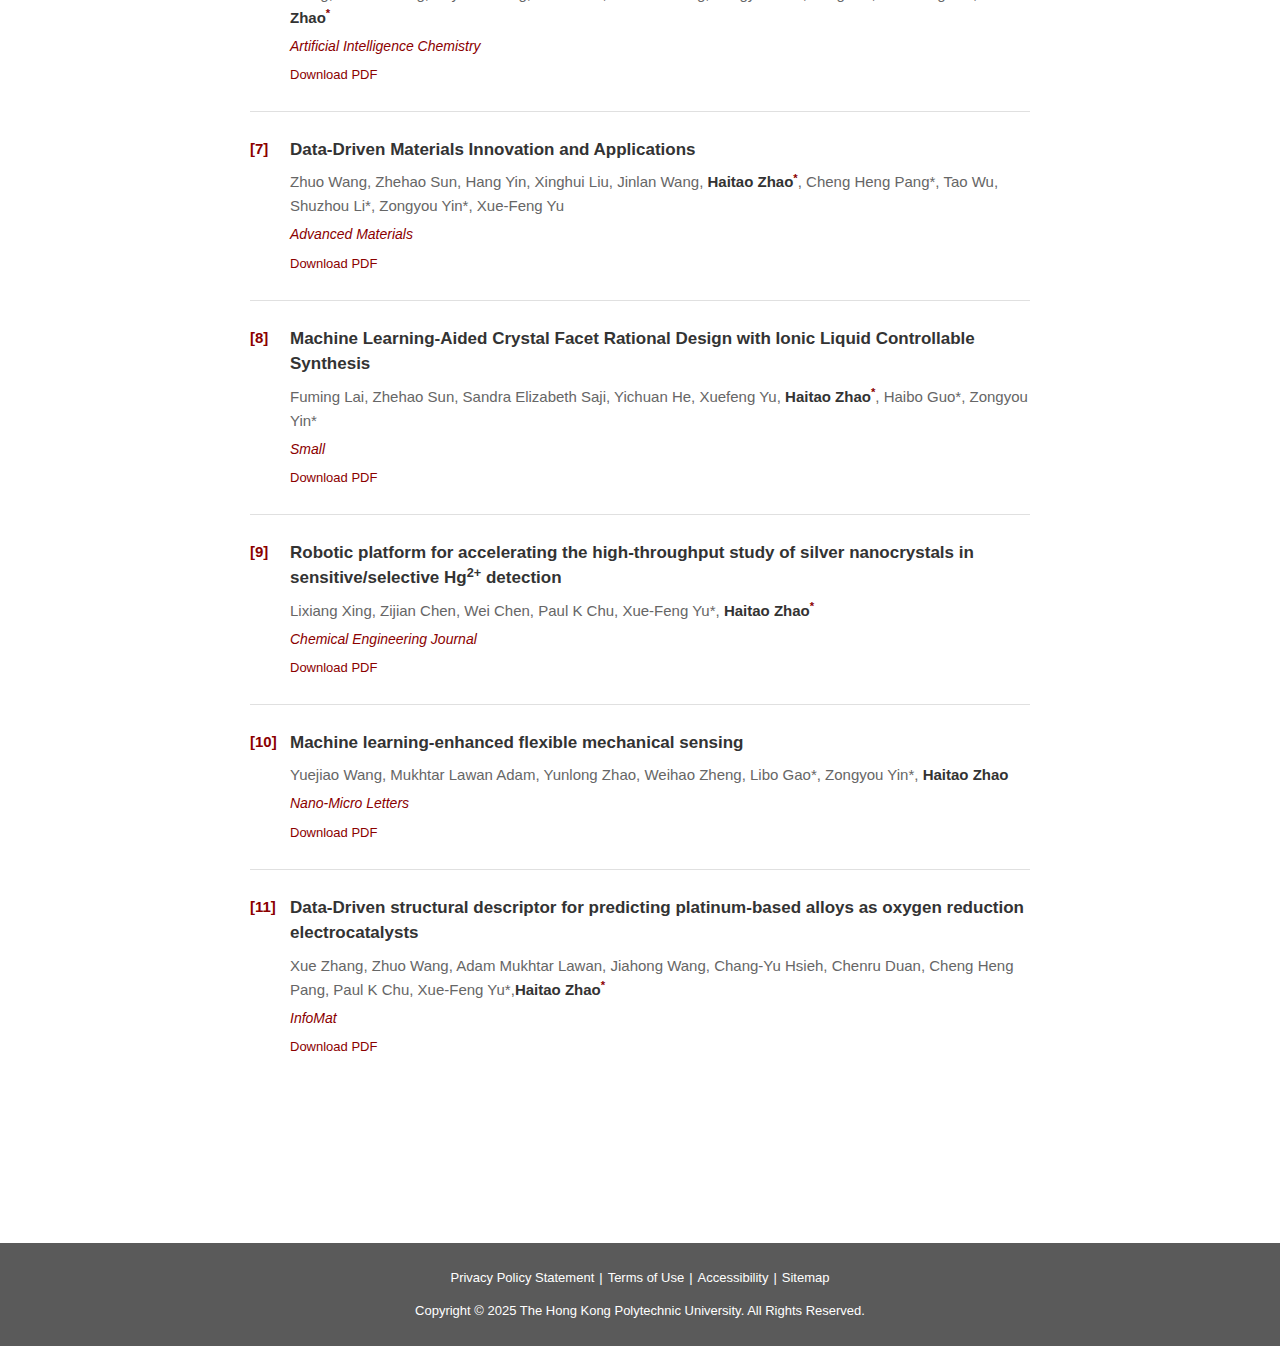
<file: publications.html>
<!DOCTYPE html>
<html lang="en">
<head>
    <meta charset="UTF-8">
    <meta name="viewport" content="width=device-width, initial-scale=1.0">
    <title>Publications - RCMIM</title>
    <link rel="stylesheet" href="https://stackpath.bootstrapcdn.com/bootstrap/4.5.2/css/bootstrap.min.css">
    <link rel="stylesheet" href="css/style.css">
    <link rel="stylesheet" href="css/content.css">
    <style>
        .pub-list {
            list-style: none;
            padding: 0;
            margin: 0;
            counter-reset: pub-counter;
        }
        .pub-item {
            padding: 25px 0 25px 40px;
            border-bottom: 1px solid #e0e0e0;
            position: relative;
            counter-increment: pub-counter;
        }
        .pub-item:before {
            content: "[" counter(pub-counter) "]";
            position: absolute;
            left: 0;
            top: 25px;
            font-weight: 600;
            color: #8B0000;
            font-size: 15px;
        }
        .pub-item:last-child {
            border-bottom: none;
        }
        .pub-title {
            font-size: 17px;
            font-weight: 600;
            color: #333;
            margin-bottom: 8px;
            line-height: 1.5;
        }
        .pub-authors {
            font-size: 15px;
            color: #666;
            margin-bottom: 5px;
            line-height: 1.6;
        }
        .corresponding-author {
            font-weight: 700;
            color: #333;
        }
        .corresponding-author sup {
            color: #8B0000;
            font-weight: 700;
        }
        .pub-journal {
            font-size: 14px;
            color: #8B0000;
            font-style: italic;
            margin-bottom: 8px;
        }
        .pub-doi {
            font-size: 13px;
        }
        .pub-doi a {
            color: #8B0000;
            text-decoration: none;
            border-bottom: 1px solid transparent;
            transition: border-color 0.3s;
        }
        .pub-doi a:hover {
            border-bottom-color: #8B0000;
        }
    </style>
</head>
<body>
    <!-- Header Placeholder -->
    <div id="header-placeholder"></div>
    
    <!-- Main Content -->
    <div class="container-main" style="max-width: 900px; margin: 60px auto; padding: 40px 60px;">
        <section class="section">
            <h2 style="font-size: 32px; font-weight: 400; color: #333; margin-bottom: 10px; border-bottom: 2px solid #8B0000; padding-bottom: 15px;">Publications</h2>
            <p style="color: #666; font-size: 14px; margin-bottom: 50px;">Representative Publications on Interdisciplinary Research of Robotics, AI and Materials</p>

            <ol class="pub-list">
                <!-- Publication 1 -->
                <li class="pub-item">
                    <div class="pub-title">A robotic platform for the synthesis of colloidal nanocrystals</div>
                    <div class="pub-authors"><span class="corresponding-author">Haitao Zhao<sup>*</sup></span>, Wei Chen, Hao Huang, Zhehao Sun, Zijian Chen, Lingjun Wu, Baicheng Zhang, Fuming Lai, Zhuo Wang, Mukhtar Lawan Adam, Cheng Heng Pang, Paul K Chu, Yang Lu, Tao Wu, Jun Jiang*, Zongyou Yin*, Xue-Feng Yu*. </div>
                    <div class="pub-journal">Nature Synthesis</div>
                    <div class="pub-doi"><a href="https://doi.org/10.1038/s44160-023-00250-5" target="_blank">DOI: 10.1038/s44160-023-00250-5</a></div>
                </li>

                <!-- Publication 2 -->
                <li class="pub-item">
                    <div class="pub-title">Material intelligence by the convergence of artificial intelligence and robotic platforms</div>
                    <div class="pub-authors">Xinyu Zhang, Zijian Chen, Feibei Chen, Billy Fanady, Boyuan Wang, Zongming Ni, Shumin Zhou, Junzhi Ye, GuanHua Chen, Jie Liu, Robert L. Z. Hoye, Xiaobo Li, Samantha Y. Chong, Wei Feng, Chi-yung Chung, Ching-chuen Chan, Linjiang Chen*, Han Hao*, Alán Aspuru-Guzik, Jun Jiang*, <span class="corresponding-author">Haitao Zhao<sup>*</sup></span></div>
                    <div class="pub-journal">Nexus</div>
                    <!-- <div class="pub-doi"><a href="https://doi.org/10.1016/j.ynexs.2024.100025" target="_blank">DOI: 10.1016/j.ynexs.2024.100025</a></div> -->
                </li>

                <!-- Publication 3 -->
                <li class="pub-item">
                    <div class="pub-title">Data-Driven Controlled Synthesis of Oriented Quasi-Spherical CsPbBr3 Perovskite Materials</div>
                    <div class="pub-authors">Shaohui Liu, Zijian Chen, Yingming Liu, Lingjun Wu, Boyuan Wang, Zixuan Wang, Bobin Wu, Xinyu Zhang, Jie Zhang, Mengyun Chen, Hao Huang*, Junzhi Ye*, Paul K Chu, Xue‐Feng Yu, Lakshminarayana Polavarapu, Robert LZ Hoye, Feng Gao, <span class="corresponding-author">Haitao Zhao<sup>*</sup></span></div>
                    <div class="pub-journal">Angewandte Chemie</div>
                    <div class="pub-doi"><a href="files/3.pdf" target="_blank">Download PDF</a></div>
                </li>

                <!-- Publication 4 -->
                <li class="pub-item">
                    <div class="pub-title">Data-Driven Fine Element Tuning of Halide Double Perovskite for Enhanced Photoluminescence</div>
                    <div class="pub-authors">Lingjun Wu, Zijian Chen, Zhongcheng Yuan, Bobin Wu, Shaohui Liu, Zixuan Wang, Jonathan P Mailoa, Chenru Duan, Hao Huang*, Chang‐Yu Hsieh*, Xue‐Feng Yu*, <span class="corresponding-author">Haitao Zhao<sup>*</sup></span></div>
                    <div class="pub-journal">Advanced Optical Materials</div>
                    <div class="pub-doi"><a href="files/4.pdf" target="_blank">Download PDF</a></div>
                </li>

                <!-- Publication 5 -->
                <li class="pub-item">
                    <div class="pub-title">Navigating materials chemical space to discover new battery electrodes using machine learning</div>
                    <div class="pub-authors">Mukhtar Lawan Adam, Oyawale Adetunji Moses, Jonathan Pradana Mailoa, Chang-Yu Hsieh*, Xue-Feng Yu*, Hao Li*, <span class="corresponding-author">Haitao Zhao<sup>*</sup></span></div>
                    <div class="pub-journal">Energy Storage Materials</div>
                    <div class="pub-doi"><a href="files/5.pdf" target="_blank">Download PDF</a></div>
                </li>

                <!-- Publication 6 -->
                <li class="pub-item">
                    <div class="pub-title">Machine learning and robot-assisted synthesis of diverse gold nanorods via seedless approach</div>
                    <div class="pub-authors">Oyawale Adetunji Moses, Mukhtar Lawan Adam, Zijian Chen, Collins Izuchukwu Ezeh, Hao Huang, Zhuo Wang, Zixuan Wang, Boyuan Wang, Wentao Li, Chensu Wang, Zongyou Yin*, Yang Lu*, Xue-Feng Yu*, <span class="corresponding-author">Haitao Zhao<sup>*</sup></span></div>
                    <div class="pub-journal">Artificial Intelligence Chemistry</div>
                    <div class="pub-doi"><a href="files/6.pdf" target="_blank">Download PDF</a></div>
                </li>

                <!-- Publication 7 -->
                <li class="pub-item">
                    <div class="pub-title">Data-Driven Materials Innovation and Applications</div>
                    <div class="pub-authors">Zhuo Wang, Zhehao Sun, Hang Yin, Xinghui Liu, Jinlan Wang, <span class="corresponding-author">Haitao Zhao<sup>*</sup></span>, Cheng Heng Pang*, Tao Wu, Shuzhou Li*, Zongyou Yin*, Xue‐Feng Yu</div>
                    <div class="pub-journal">Advanced Materials</div>
                    <div class="pub-doi"><a href="files/7.pdf" target="_blank">Download PDF</a></div>
                </li>

                <!-- Publication 8 -->
                <li class="pub-item">
                    <div class="pub-title">Machine Learning-Aided Crystal Facet Rational Design with Ionic Liquid Controllable Synthesis</div>
                    <div class="pub-authors">Fuming Lai, Zhehao Sun, Sandra Elizabeth Saji, Yichuan He, Xuefeng Yu, <span class="corresponding-author">Haitao Zhao<sup>*</sup></span>, Haibo Guo*, Zongyou Yin*</div>
                    <div class="pub-journal">Small</div>
                    <div class="pub-doi"><a href="files/8.pdf" target="_blank">Download PDF</a></div>
                </li>

                <!-- Publication 9 -->
                <li class="pub-item">
                    <div class="pub-title">Robotic platform for accelerating the high-throughput study of silver nanocrystals in sensitive/selective Hg<sup>2+</sup> detection</div>
                    <div class="pub-authors"> Lixiang Xing, Zijian Chen, Wei Chen, Paul K Chu, Xue-Feng Yu*, <span class="corresponding-author">Haitao Zhao<sup>*</sup></span></div>
                    <div class="pub-journal">Chemical Engineering Journal</div>
                    <div class="pub-doi"><a href="files/9.pdf" target="_blank">Download PDF</a></div>
                </li>

                <!-- Publication 10 -->
                <li class="pub-item">
                    <div class="pub-title">Machine learning-enhanced flexible mechanical sensing</div>
                    <div class="pub-authors">Yuejiao Wang, Mukhtar Lawan Adam, Yunlong Zhao, Weihao Zheng, Libo Gao*, Zongyou Yin*, <span class="corresponding-author">Haitao Zhao</span></div>
                    <div class="pub-journal">Nano-Micro Letters</div>
                    <div class="pub-doi"><a href="files/10.pdf" target="_blank">Download PDF</a></div>
                </li>

                <!-- Publication 11 -->
                <li class="pub-item">
                    <div class="pub-title">Data-Driven structural descriptor for predicting platinum‐based alloys as oxygen reduction electrocatalysts</div>
                    <div class="pub-authors">Xue Zhang, Zhuo Wang, Adam Mukhtar Lawan, Jiahong Wang, Chang‐Yu Hsieh, Chenru Duan, Cheng Heng Pang, Paul K Chu, Xue‐Feng Yu*,<span class="corresponding-author">Haitao Zhao<sup>*</sup></span></div>
                    <div class="pub-journal">InfoMat</div>
                    <div class="pub-doi"><a href="files/11.pdf" target="_blank">Download PDF</a></div>
                </li>
            </ol>
        </section>
    </div>

    <!-- Footer Placeholder -->
    <div id="footer-placeholder"></div>

    <!-- Scripts -->
    <script src="https://code.jquery.com/jquery-3.5.1.slim.min.js"></script>
    <script src="https://cdn.jsdelivr.net/npm/popper.js@1.16.1/dist/umd/popper.min.js"></script>
    <script src="https://stackpath.bootstrapcdn.com/bootstrap/4.5.2/js/bootstrap.min.js"></script>
    <script src="js/common.js"></script>
</body>
</html>
</file>
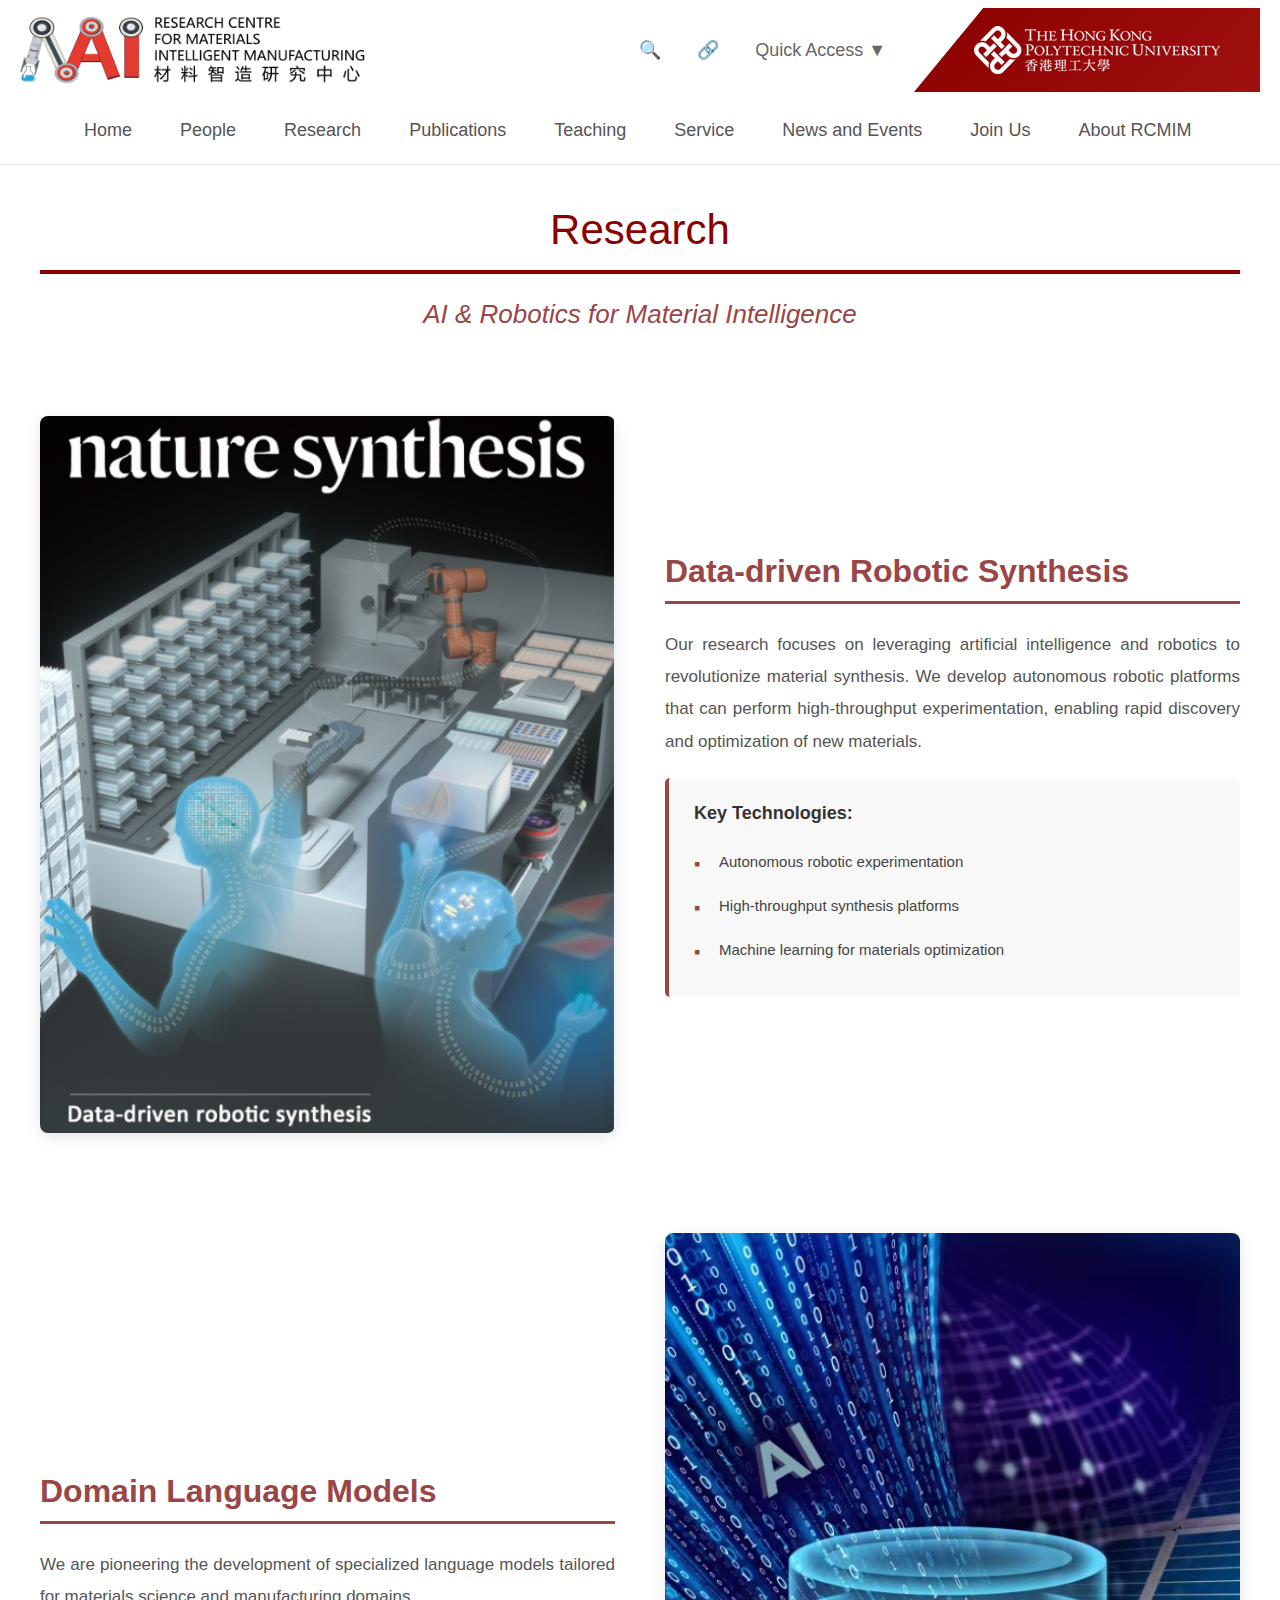
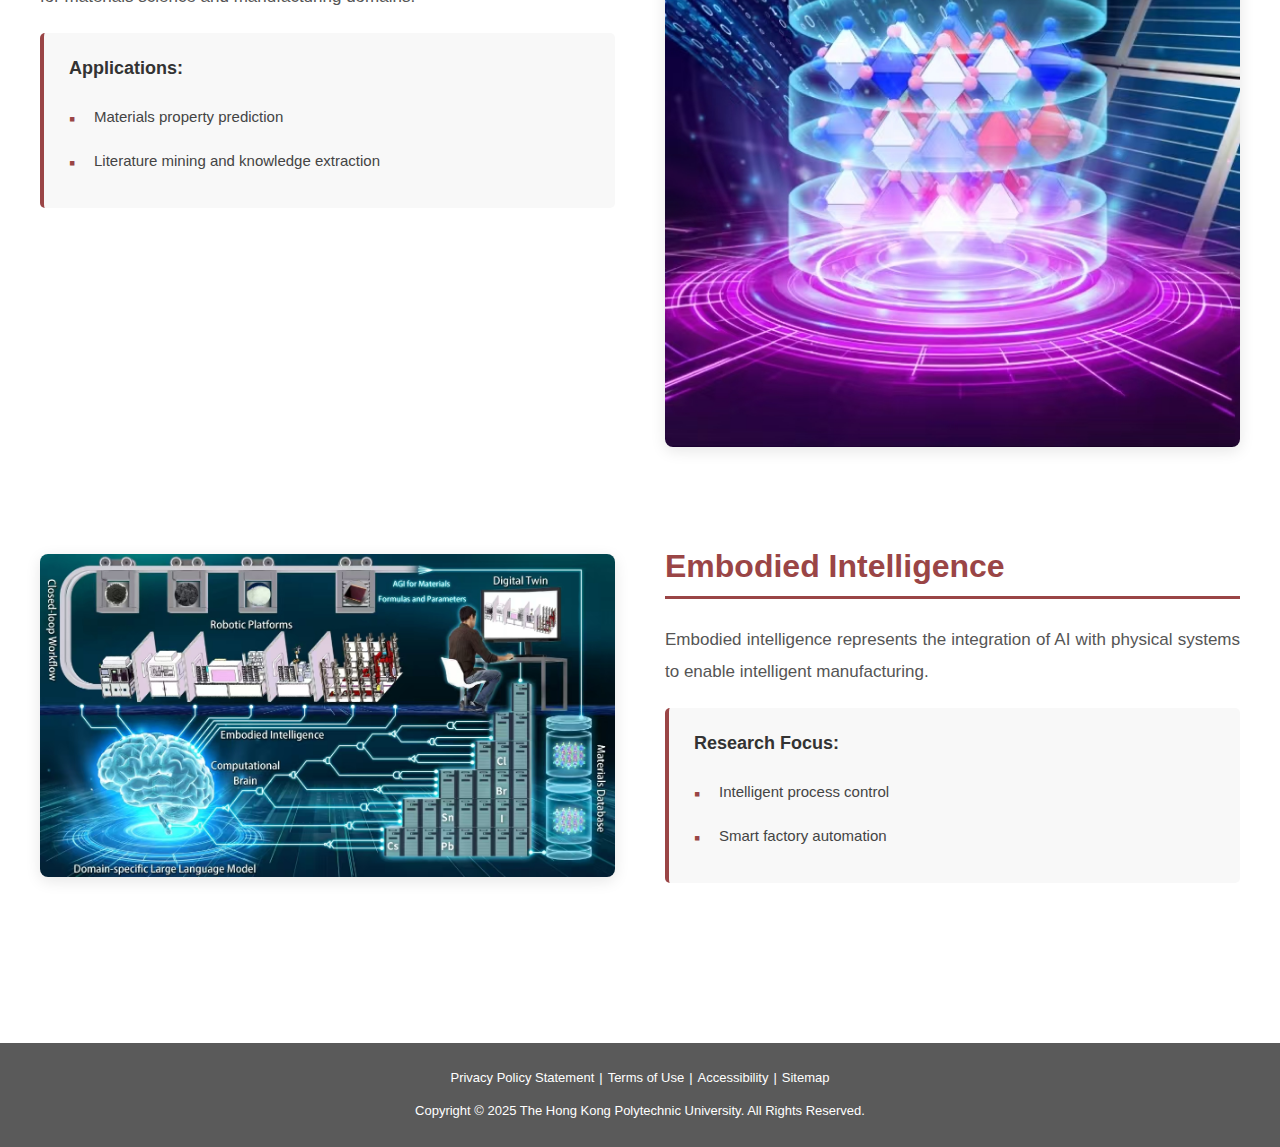
<file: research.html>
<!DOCTYPE html>
<html lang="en">
<head>
    <meta charset="UTF-8">
    <meta name="viewport" content="width=device-width, initial-scale=1.0">
    <title>RCMIM - Research Centre for Materials Intelligent Manufacturing</title>
    <link rel="stylesheet" href="https://stackpath.bootstrapcdn.com/bootstrap/4.5.2/css/bootstrap.min.css">
    <link rel="stylesheet" href="css/style.css">
    <link rel="stylesheet" href="css/content.css">
    
</head>
<body>
    <!-- Header Placeholder -->
    <div id="header-placeholder"></div>

    <!-- Main Content -->
    <div class="container-main" style="max-width: 1400px; padding: 40px; background-color: #fff;">
        <section class="section" id="research">
            <h2 class="section-title" style="text-align: center; margin-bottom: 20px; font-size: 42px;">Research</h2>
            <p style="text-align: center; font-size: 26px; color: #9a4546; margin-bottom: 80px; font-weight: 300; font-style: italic;">
                AI & Robotics for Material Intelligence
            </p>

            <!-- Research Area 1 -->
            <div style="margin-bottom: 100px;">
                <div style="display: grid; grid-template-columns: 1fr 1fr; gap: 50px; align-items: center;">
                    <div>
                        <img src="images/nature-synthesis.jpg" alt="Data-driven Robotic Synthesis" 
                             style="width: 100%; height: auto; border-radius: 8px; box-shadow: 0 4px 15px rgba(0,0,0,0.1);">
                    </div>
                    <div>
                        <h3 style="color: #9a4546; font-size: 32px; margin-bottom: 25px; font-weight: 600; border-bottom: 3px solid #9a4546; padding-bottom: 10px;">
                            Data-driven Robotic Synthesis
                        </h3>
                        <p style="font-size: 17px; line-height: 1.9; color: #555; text-align: justify; margin-bottom: 20px;">
                            Our research focuses on leveraging artificial intelligence and robotics to revolutionize material synthesis. 
                            We develop autonomous robotic platforms that can perform high-throughput experimentation, enabling rapid 
                            discovery and optimization of new materials.
                        </p>
                        <div style="background-color: #f8f8f8; padding: 25px; border-left: 4px solid #9a4546; border-radius: 5px;">
                            <h4 style="color: #333; font-size: 18px; margin-bottom: 15px; font-weight: 600;">Key Technologies:</h4>
                            <ul style="list-style: none; padding: 0; margin: 0;">
                                <li style="padding: 10px 0; padding-left: 25px; position: relative; font-size: 15px; color: #444;">
                                    <span style="position: absolute; left: 0; color: #9a4546; font-size: 18px;">▪</span>
                                    Autonomous robotic experimentation
                                </li>
                                <li style="padding: 10px 0; padding-left: 25px; position: relative; font-size: 15px; color: #444;">
                                    <span style="position: absolute; left: 0; color: #9a4546; font-size: 18px;">▪</span>
                                    High-throughput synthesis platforms
                                </li>
                                <li style="padding: 10px 0; padding-left: 25px; position: relative; font-size: 15px; color: #444;">
                                    <span style="position: absolute; left: 0; color: #9a4546; font-size: 18px;">▪</span>
                                    Machine learning for materials optimization
                                </li>
                            </ul>
                        </div>
                    </div>
                </div>
            </div>

            <!-- Research Area 2 -->
            <div style="margin-bottom: 100px;">
                <div style="display: grid; grid-template-columns: 1fr 1fr; gap: 50px; align-items: center;">
                    <div>
                        <h3 style="color: #9a4546; font-size: 32px; margin-bottom: 25px; font-weight: 600; border-bottom: 3px solid #9a4546; padding-bottom: 10px;">
                            Domain Language Models
                        </h3>
                        <p style="font-size: 17px; line-height: 1.9; color: #555; text-align: justify; margin-bottom: 20px;">
                            We are pioneering the development of specialized language models tailored for materials science and 
                            manufacturing domains.
                        </p>
                        <div style="background-color: #f8f8f8; padding: 25px; border-left: 4px solid #9a4546; border-radius: 5px;">
                            <h4 style="color: #333; font-size: 18px; margin-bottom: 15px; font-weight: 600;">Applications:</h4>
                            <ul style="list-style: none; padding: 0; margin: 0;">
                                <li style="padding: 10px 0; padding-left: 25px; position: relative; font-size: 15px; color: #444;">
                                    <span style="position: absolute; left: 0; color: #9a4546; font-size: 18px;">▪</span>
                                    Materials property prediction
                                </li>
                                <li style="padding: 10px 0; padding-left: 25px; position: relative; font-size: 15px; color: #444;">
                                    <span style="position: absolute; left: 0; color: #9a4546; font-size: 18px;">▪</span>
                                    Literature mining and knowledge extraction
                                </li>
                            </ul>
                        </div>
                    </div>
                    <div>
                        <img src="images/llms.jpg" alt="Domain Language Models" 
                             style="width: 100%; height: auto; border-radius: 8px; box-shadow: 0 4px 15px rgba(0,0,0,0.1);">
                    </div>
                </div>
            </div>

            <!-- Research Area 3 -->
            <div style="margin-bottom: 40px;">
                <div style="display: grid; grid-template-columns: 1fr 1fr; gap: 50px; align-items: center;">
                    <div>
                        <img src="images/Embodied-Intelligence.jpg" alt="Embodied Intelligence" 
                             style="width: 100%; height: auto; border-radius: 8px; box-shadow: 0 4px 15px rgba(0,0,0,0.1);">
                    </div>
                    <div>
                        <h3 style="color: #9a4546; font-size: 32px; margin-bottom: 25px; font-weight: 600; border-bottom: 3px solid #9a4546; padding-bottom: 10px;">
                            Embodied Intelligence
                        </h3>
                        <p style="font-size: 17px; line-height: 1.9; color: #555; text-align: justify; margin-bottom: 20px;">
                            Embodied intelligence represents the integration of AI with physical systems to enable intelligent 
                            manufacturing.
                        </p>
                        <div style="background-color: #f8f8f8; padding: 25px; border-left: 4px solid #9a4546; border-radius: 5px;">
                            <h4 style="color: #333; font-size: 18px; margin-bottom: 15px; font-weight: 600;">Research Focus:</h4>
                            <ul style="list-style: none; padding: 0; margin: 0;">
                                <li style="padding: 10px 0; padding-left: 25px; position: relative; font-size: 15px; color: #444;">
                                    <span style="position: absolute; left: 0; color: #9a4546; font-size: 18px;">▪</span>
                                    Intelligent process control
                                </li>
                                <li style="padding: 10px 0; padding-left: 25px; position: relative; font-size: 15px; color: #444;">
                                    <span style="position: absolute; left: 0; color: #9a4546; font-size: 18px;">▪</span>
                                    Smart factory automation
                                </li>
                            </ul>
                        </div>
                    </div>
                </div>
            </div>
        </section>
    </div>

    <!-- Footer Placeholder -->
    <div id="footer-placeholder"></div>

    <!-- jQuery and Bootstrap JS -->
    <script src="https://code.jquery.com/jquery-3.5.1.slim.min.js"></script>
    <script src="https://cdn.jsdelivr.net/npm/popper.js@1.16.1/dist/umd/popper.min.js"></script>
    <script src="https://stackpath.bootstrapcdn.com/bootstrap/4.5.2/js/bootstrap.min.js"></script>
    <script src="js/common.js"></script>

</body>
</html>
</file>
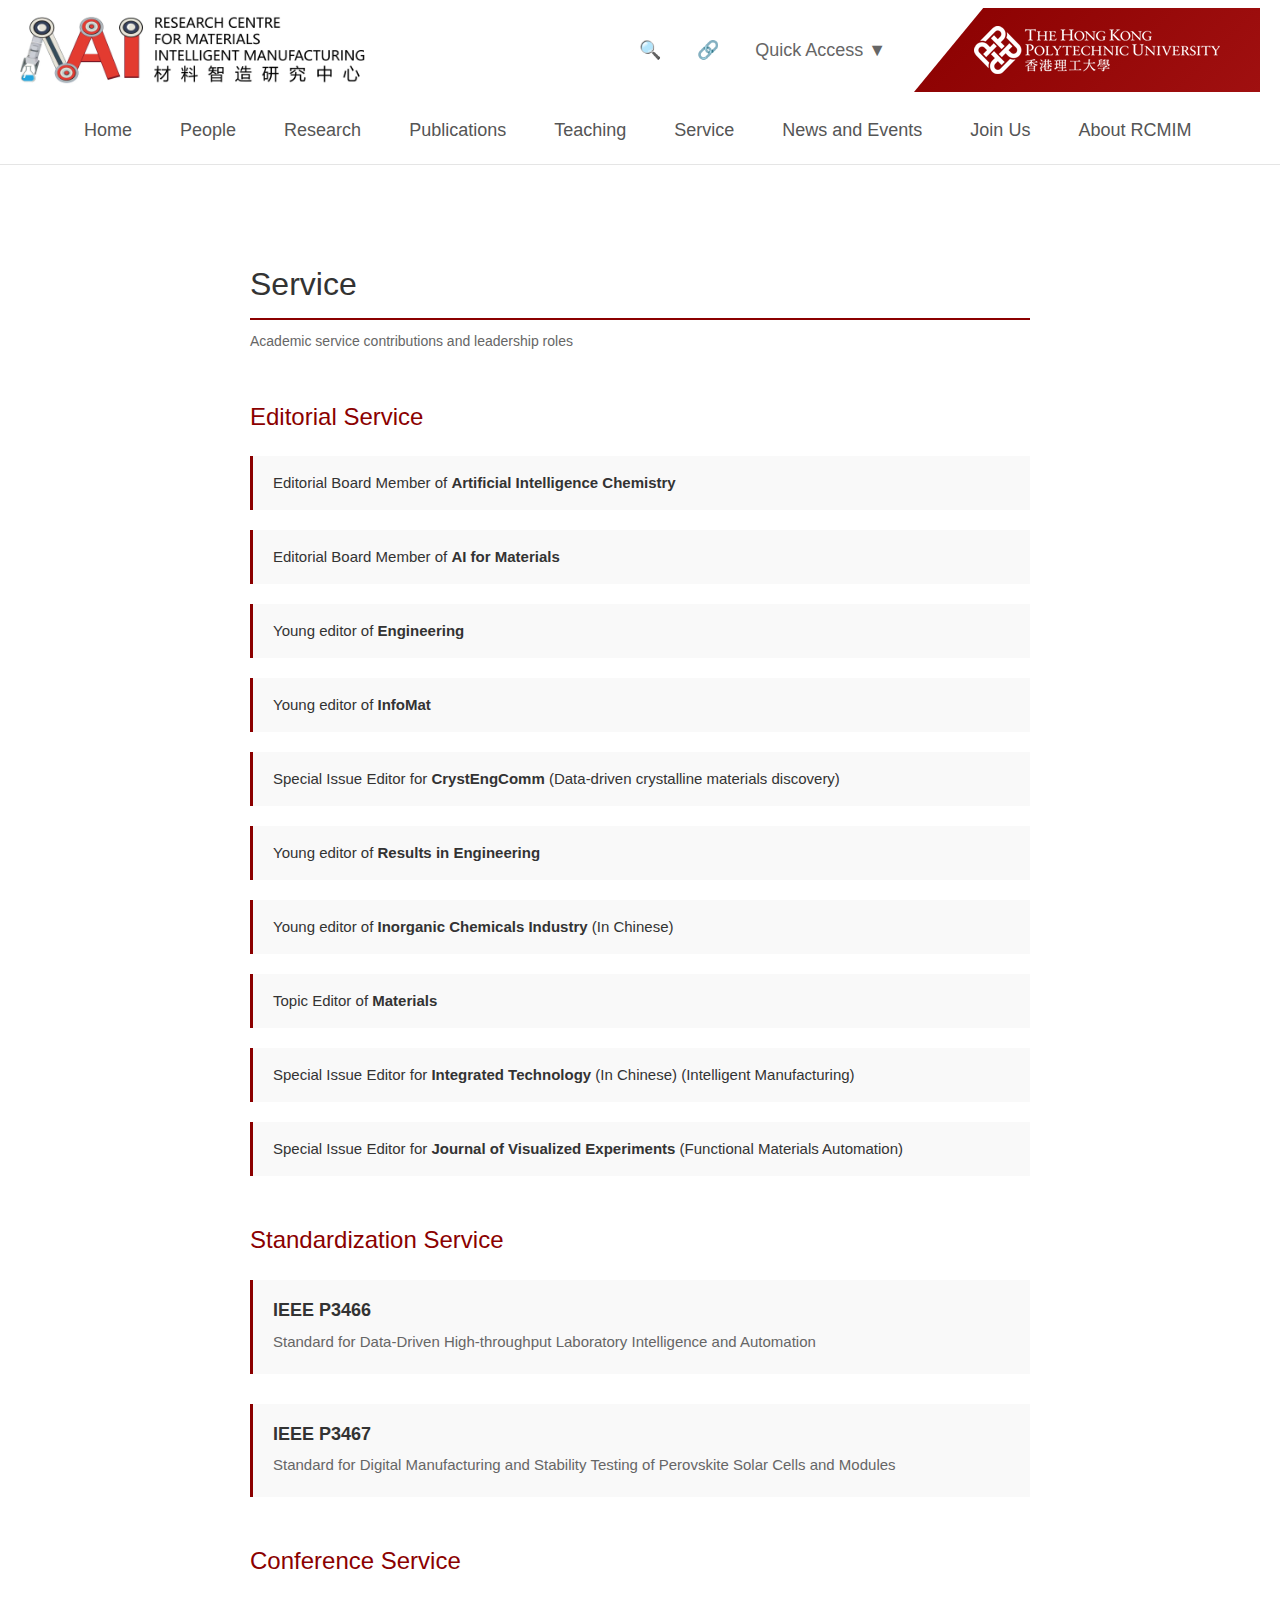
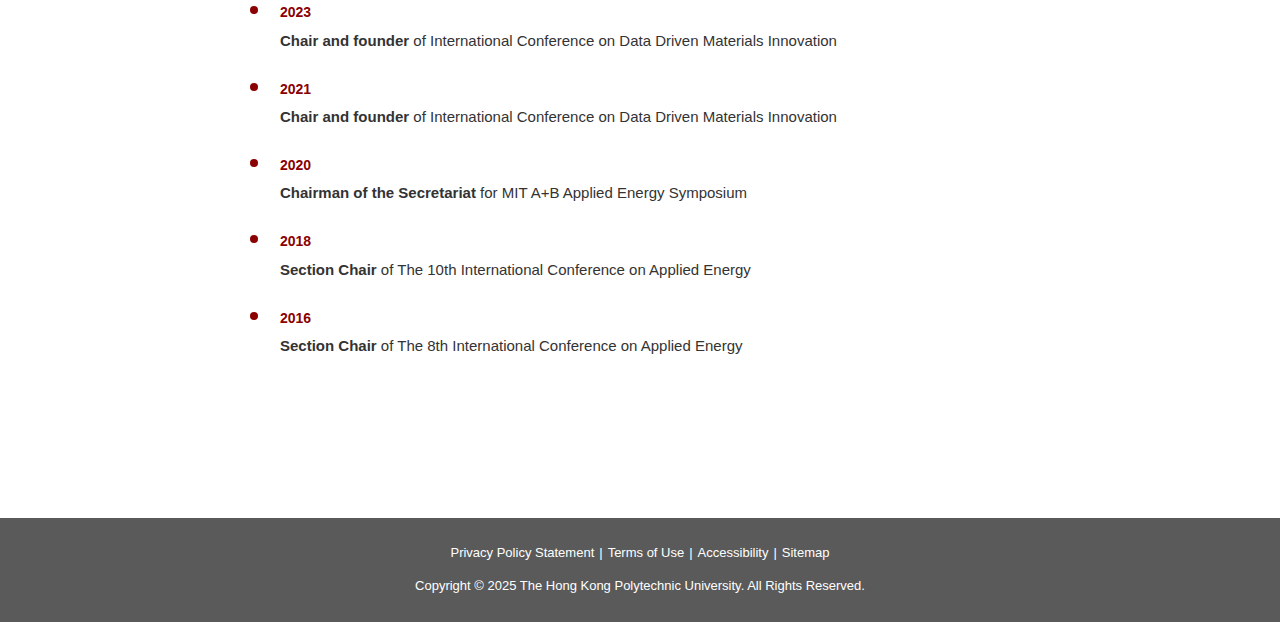
<file: service.html>
<!DOCTYPE html>
<html lang="en">
<head>
    <meta charset="UTF-8">
    <meta name="viewport" content="width=device-width, initial-scale=1.0">
    <title>Service - RCMIM</title>
    <link rel="stylesheet" href="https://stackpath.bootstrapcdn.com/bootstrap/4.5.2/css/bootstrap.min.css">
    <link rel="stylesheet" href="css/style.css">
    <link rel="stylesheet" href="css/content.css">
</head>
<body>
    <!-- Header Placeholder -->
    <div id="header-placeholder"></div>

    <div class="container-main" style="max-width: 900px; margin: 60px auto; padding: 40px 60px;">
        <section class="section" id="service">
            <h2 style="font-size: 32px; font-weight: 400; color: #333; margin-bottom: 10px; border-bottom: 2px solid #8B0000; padding-bottom: 15px;">Service</h2>
            <p style="color: #666; font-size: 14px; margin-bottom: 50px;">Academic service contributions and leadership roles</p>

            <!-- Editorial Service Section -->
            <div style="margin-bottom: 50px;">
                <h3 style="font-size: 24px; color: #8B0000; margin-bottom: 25px; font-weight: 500;">Editorial Service</h3>

                <div style="margin-bottom: 20px; padding: 15px 20px; border-left: 3px solid #8B0000; background-color: #f9f9f9;">
                    <p style="font-size: 15px; color: #333; margin-bottom: 0;">
                        Editorial Board Member of <strong>Artificial Intelligence Chemistry</strong>
                    </p>
                </div>

                <div style="margin-bottom: 20px; padding: 15px 20px; border-left: 3px solid #8B0000; background-color: #f9f9f9;">
                    <p style="font-size: 15px; color: #333; margin-bottom: 0;">
                        Editorial Board Member of <strong>AI for Materials</strong>
                    </p>
                </div>

                <div style="margin-bottom: 20px; padding: 15px 20px; border-left: 3px solid #8B0000; background-color: #f9f9f9;">
                    <p style="font-size: 15px; color: #333; margin-bottom: 0;">
                        Young editor of <strong>Engineering</strong>
                    </p>
                </div>

                <div style="margin-bottom: 20px; padding: 15px 20px; border-left: 3px solid #8B0000; background-color: #f9f9f9;">
                    <p style="font-size: 15px; color: #333; margin-bottom: 0;">
                        Young editor of <strong>InfoMat</strong>
                    </p>
                </div>

                <div style="margin-bottom: 20px; padding: 15px 20px; border-left: 3px solid #8B0000; background-color: #f9f9f9;">
                    <p style="font-size: 15px; color: #333; margin-bottom: 0;">
                        Special Issue Editor for <strong>CrystEngComm</strong> (Data-driven crystalline materials discovery)
                    </p>
                </div>

                <div style="margin-bottom: 20px; padding: 15px 20px; border-left: 3px solid #8B0000; background-color: #f9f9f9;">
                    <p style="font-size: 15px; color: #333; margin-bottom: 0;">
                        Young editor of <strong>Results in Engineering</strong>
                    </p>
                </div>

                <div style="margin-bottom: 20px; padding: 15px 20px; border-left: 3px solid #8B0000; background-color: #f9f9f9;">
                    <p style="font-size: 15px; color: #333; margin-bottom: 0;">
                        Young editor of <strong>Inorganic Chemicals Industry</strong> (In Chinese)
                    </p>
                </div>

                <div style="margin-bottom: 20px; padding: 15px 20px; border-left: 3px solid #8B0000; background-color: #f9f9f9;">
                    <p style="font-size: 15px; color: #333; margin-bottom: 0;">
                        Topic Editor of <strong>Materials</strong>
                    </p>
                </div>

                <div style="margin-bottom: 20px; padding: 15px 20px; border-left: 3px solid #8B0000; background-color: #f9f9f9;">
                    <p style="font-size: 15px; color: #333; margin-bottom: 0;">
                        Special Issue Editor for <strong>Integrated Technology</strong> (In Chinese) (Intelligent Manufacturing)
                    </p>
                </div>

                <div style="margin-bottom: 20px; padding: 15px 20px; border-left: 3px solid #8B0000; background-color: #f9f9f9;">
                    <p style="font-size: 15px; color: #333; margin-bottom: 0;">
                        Special Issue Editor for <strong>Journal of Visualized Experiments</strong> (Functional Materials Automation)
                    </p>
                </div>
            </div>

            <!-- Standardization Service Section -->
            <div style="margin-bottom: 50px;">
                <h3 style="font-size: 24px; color: #8B0000; margin-bottom: 25px; font-weight: 500;">Standardization Service</h3>

                <div style="margin-bottom: 30px; padding: 20px; border-left: 3px solid #8B0000; background-color: #f9f9f9;">
                    <h4 style="font-size: 18px; font-weight: 600; color: #333; margin-bottom: 8px;">IEEE P3466</h4>
                    <p style="font-size: 15px; color: #666; margin-bottom: 0;">
                        Standard for Data-Driven High-throughput Laboratory Intelligence and Automation
                    </p>
                </div>

                <div style="margin-bottom: 30px; padding: 20px; border-left: 3px solid #8B0000; background-color: #f9f9f9;">
                    <h4 style="font-size: 18px; font-weight: 600; color: #333; margin-bottom: 8px;">IEEE P3467</h4>
                    <p style="font-size: 15px; color: #666; margin-bottom: 0;">
                        Standard for Digital Manufacturing and Stability Testing of Perovskite Solar Cells and Modules
                    </p>
                </div>
            </div>

            <!-- Conference Service Section -->
            <div style="margin-bottom: 50px;">
                <h3 style="font-size: 24px; color: #8B0000; margin-bottom: 25px; font-weight: 500;">Conference Service</h3>

                <div style="position: relative; padding-left: 30px; margin-bottom: 25px;">
                    <div style="position: absolute; left: 0; top: 5px; width: 8px; height: 8px; background-color: #8B0000; border-radius: 50%;"></div>
                    <div style="font-size: 14px; color: #8B0000; font-weight: 600; margin-bottom: 5px;">2023</div>
                    <p style="font-size: 15px; color: #333; margin-bottom: 0;">
                        <strong>Chair and founder</strong> of International Conference on Data Driven Materials Innovation
                    </p>
                </div>

                <div style="position: relative; padding-left: 30px; margin-bottom: 25px;">
                    <div style="position: absolute; left: 0; top: 5px; width: 8px; height: 8px; background-color: #8B0000; border-radius: 50%;"></div>
                    <div style="font-size: 14px; color: #8B0000; font-weight: 600; margin-bottom: 5px;">2021</div>
                    <p style="font-size: 15px; color: #333; margin-bottom: 0;">
                        <strong>Chair and founder</strong> of International Conference on Data Driven Materials Innovation
                    </p>
                </div>

                <div style="position: relative; padding-left: 30px; margin-bottom: 25px;">
                    <div style="position: absolute; left: 0; top: 5px; width: 8px; height: 8px; background-color: #8B0000; border-radius: 50%;"></div>
                    <div style="font-size: 14px; color: #8B0000; font-weight: 600; margin-bottom: 5px;">2020</div>
                    <p style="font-size: 15px; color: #333; margin-bottom: 0;">
                        <strong>Chairman of the Secretariat</strong> for MIT A+B Applied Energy Symposium
                    </p>
                </div>

                <div style="position: relative; padding-left: 30px; margin-bottom: 25px;">
                    <div style="position: absolute; left: 0; top: 5px; width: 8px; height: 8px; background-color: #8B0000; border-radius: 50%;"></div>
                    <div style="font-size: 14px; color: #8B0000; font-weight: 600; margin-bottom: 5px;">2018</div>
                    <p style="font-size: 15px; color: #333; margin-bottom: 0;">
                        <strong>Section Chair</strong> of The 10th International Conference on Applied Energy
                    </p>
                </div>

                <div style="position: relative; padding-left: 30px; margin-bottom: 25px;">
                    <div style="position: absolute; left: 0; top: 5px; width: 8px; height: 8px; background-color: #8B0000; border-radius: 50%;"></div>
                    <div style="font-size: 14px; color: #8B0000; font-weight: 600; margin-bottom: 5px;">2016</div>
                    <p style="font-size: 15px; color: #333; margin-bottom: 0;">
                        <strong>Section Chair</strong> of The 8th International Conference on Applied Energy
                    </p>
                </div>
            </div>
        </section>
    </div>

    <!-- Footer Placeholder -->
    <div id="footer-placeholder"></div>

    <!-- Scripts -->
    <script src="https://code.jquery.com/jquery-3.5.1.slim.min.js"></script>
    <script src="https://cdn.jsdelivr.net/npm/popper.js@1.16.1/dist/umd/popper.min.js"></script>
    <script src="https://stackpath.bootstrapcdn.com/bootstrap/4.5.2/js/bootstrap.min.js"></script>
    <script src="js/common.js"></script>
</body>
</html>
</file>
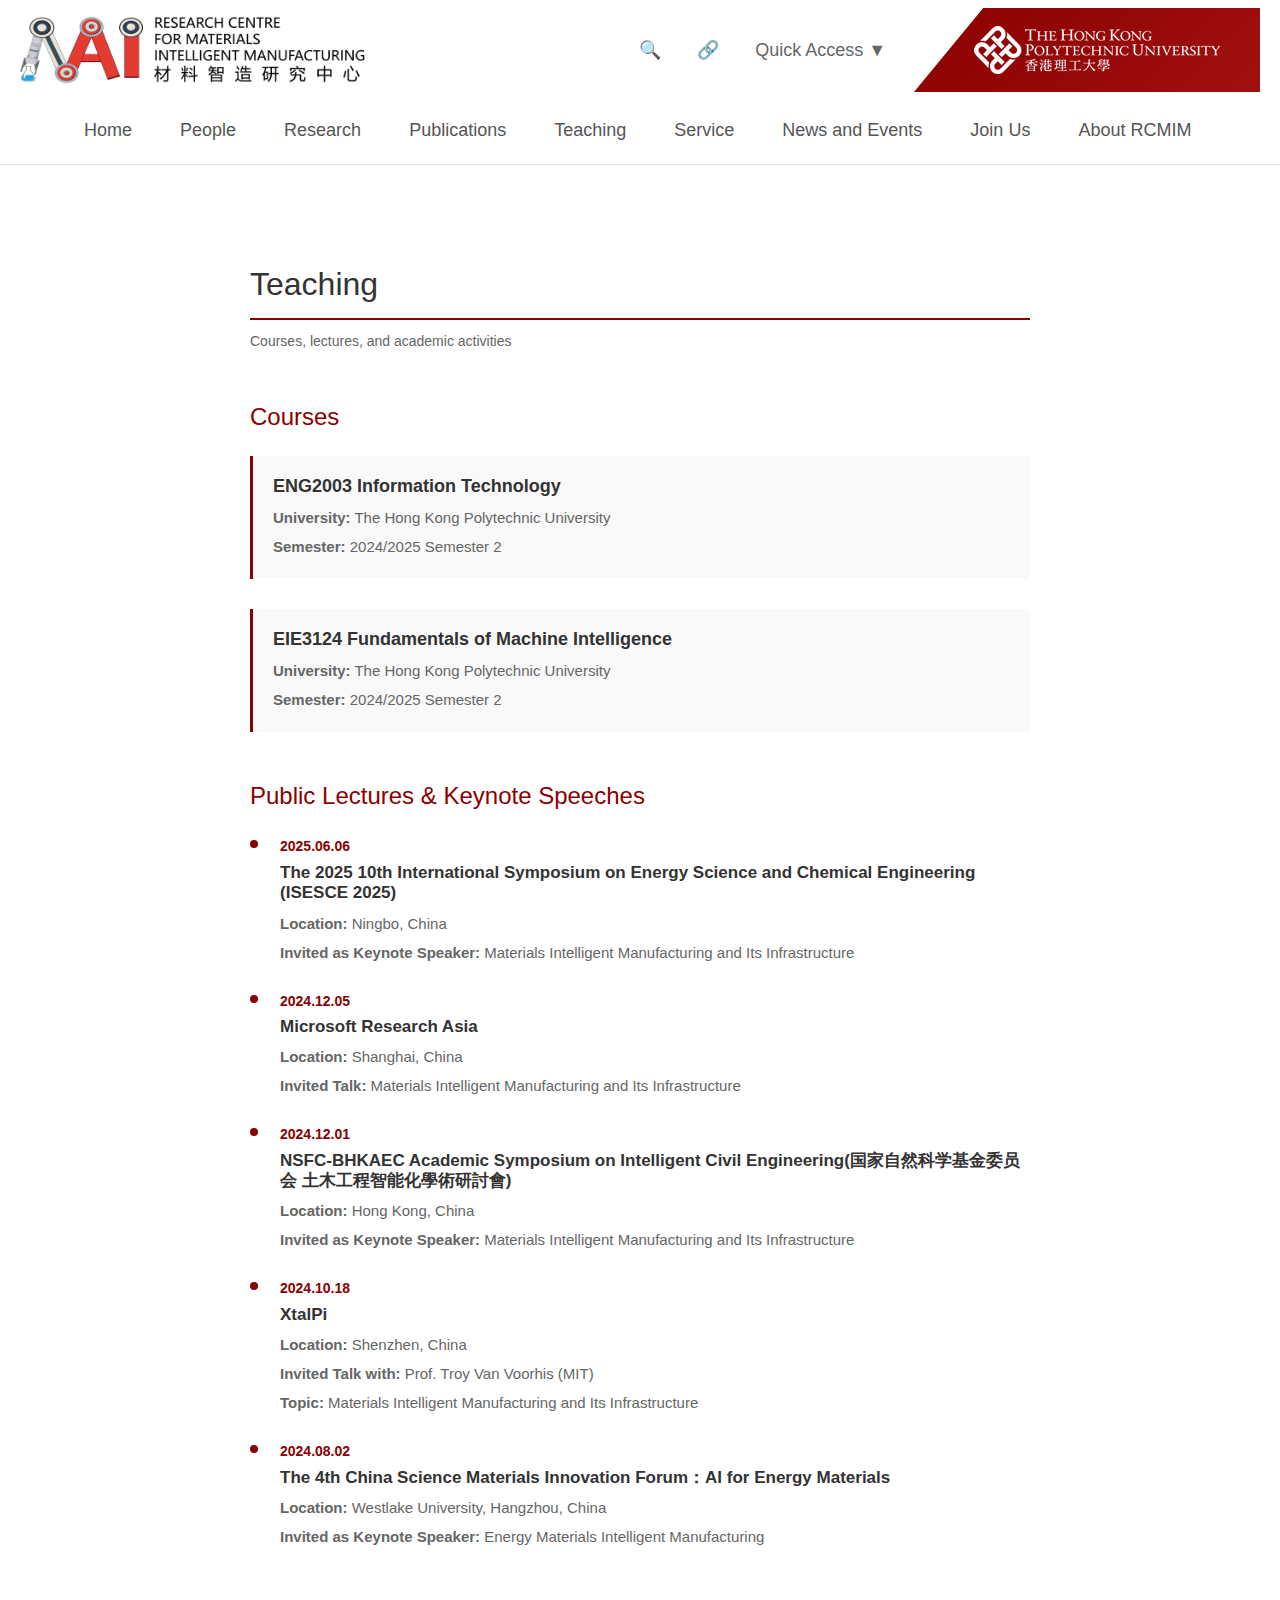
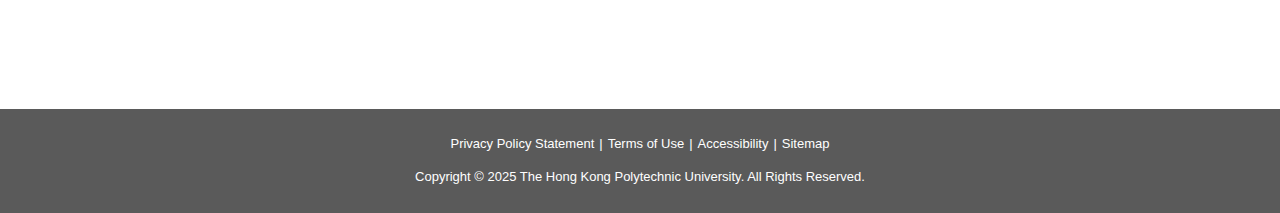
<file: teaching.html>
<!DOCTYPE html>
<html lang="en">
<head>
    <meta charset="UTF-8">
    <meta name="viewport" content="width=device-width, initial-scale=1.0">
    <title>Teaching - RCMIM</title>
    <link rel="stylesheet" href="https://stackpath.bootstrapcdn.com/bootstrap/4.5.2/css/bootstrap.min.css">
    <link rel="stylesheet" href="css/style.css">
    <link rel="stylesheet" href="css/content.css">
</head>
<body>
    <!-- Header Placeholder -->
    <div id="header-placeholder"></div>
    
    <div class="container-main" style="max-width: 900px; margin: 60px auto; padding: 40px 60px;">
        <section class="section" id="teaching">
            <h2 style="font-size: 32px; font-weight: 400; color: #333; margin-bottom: 10px; border-bottom: 2px solid #8B0000; padding-bottom: 15px;">Teaching</h2>
            <p style="color: #666; font-size: 14px; margin-bottom: 50px;">Courses, lectures, and academic activities</p>

            <!-- Courses Section -->
            <div style="margin-bottom: 50px;">
                <h3 style="font-size: 24px; color: #8B0000; margin-bottom: 25px; font-weight: 500;">Courses</h3>

                <div style="margin-bottom: 30px; padding: 20px; border-left: 3px solid #8B0000; background-color: #f9f9f9;">
                    <h4 style="font-size: 18px; font-weight: 600; color: #333; margin-bottom: 8px;">ENG2003 Information Technology</h4>
                    <p style="font-size: 15px; color: #666; margin-bottom: 5px;">
                        <strong>University:</strong> The Hong Kong Polytechnic University
                    </p>
                    <p style="font-size: 15px; color: #666; margin-bottom: 0;">
                        <strong>Semester:</strong> 2024/2025 Semester 2
                    </p>
                </div>

                <div style="margin-bottom: 30px; padding: 20px; border-left: 3px solid #8B0000; background-color: #f9f9f9;">
                    <h4 style="font-size: 18px; font-weight: 600; color: #333; margin-bottom: 8px;">EIE3124 Fundamentals of Machine Intelligence</h4>
                    <p style="font-size: 15px; color: #666; margin-bottom: 5px;">
                        <strong>University:</strong> The Hong Kong Polytechnic University
                    </p>
                    <p style="font-size: 15px; color: #666; margin-bottom: 0;">
                        <strong>Semester:</strong> 2024/2025 Semester 2
                    </p>
                </div>
            </div>

            <!-- Public Lectures Section -->
            <div style="margin-bottom: 50px;">
                <h3 style="font-size: 24px; color: #8B0000; margin-bottom: 25px; font-weight: 500;">Public Lectures & Keynote Speeches</h3>

                <div style="position: relative; padding-left: 30px; margin-bottom: 25px;">
                    <div style="position: absolute; left: 0; top: 5px; width: 8px; height: 8px; background-color: #8B0000; border-radius: 50%;"></div>
                    <div style="font-size: 14px; color: #8B0000; font-weight: 600; margin-bottom: 5px;">2025.06.06</div>
                    <h4 style="font-size: 17px; font-weight: 600; color: #333; margin-bottom: 8px;">The 2025 10th International Symposium on Energy Science and Chemical Engineering (ISESCE 2025)</h4>
                    <p style="font-size: 15px; color: #666; margin-bottom: 5px;">
                        <strong>Location:</strong> Ningbo, China
                    </p>
                    <p style="font-size: 15px; color: #666; margin-bottom: 0;">
                        <strong>Invited as Keynote Speaker:</strong> Materials Intelligent Manufacturing and Its Infrastructure
                    </p>
                </div>

                <div style="position: relative; padding-left: 30px; margin-bottom: 25px;">
                    <div style="position: absolute; left: 0; top: 5px; width: 8px; height: 8px; background-color: #8B0000; border-radius: 50%;"></div>
                    <div style="font-size: 14px; color: #8B0000; font-weight: 600; margin-bottom: 5px;">2024.12.05</div>
                    <h4 style="font-size: 17px; font-weight: 600; color: #333; margin-bottom: 8px;">Microsoft Research Asia</h4>
                    <p style="font-size: 15px; color: #666; margin-bottom: 5px;">
                        <strong>Location:</strong> Shanghai, China
                    </p>
                    <p style="font-size: 15px; color: #666; margin-bottom: 0;">
                        <strong>Invited Talk:</strong> Materials Intelligent Manufacturing and Its Infrastructure
                    </p>
                </div>

                <div style="position: relative; padding-left: 30px; margin-bottom: 25px;">
                    <div style="position: absolute; left: 0; top: 5px; width: 8px; height: 8px; background-color: #8B0000; border-radius: 50%;"></div>
                    <div style="font-size: 14px; color: #8B0000; font-weight: 600; margin-bottom: 5px;">2024.12.01</div>
                    <h4 style="font-size: 17px; font-weight: 600; color: #333; margin-bottom: 8px;">NSFC-BHKAEC Academic Symposium on Intelligent Civil Engineering(国家自然科学基金委员会 土木工程智能化學術研討會)</h4>
                    <p style="font-size: 15px; color: #666; margin-bottom: 5px;">
                        <strong>Location:</strong> Hong Kong, China
                    </p>
                    <p style="font-size: 15px; color: #666; margin-bottom: 0;">
                        <strong>Invited as Keynote Speaker:</strong> Materials Intelligent Manufacturing and Its Infrastructure
                    </p>
                </div>

                <div style="position: relative; padding-left: 30px; margin-bottom: 25px;">
                    <div style="position: absolute; left: 0; top: 5px; width: 8px; height: 8px; background-color: #8B0000; border-radius: 50%;"></div>
                    <div style="font-size: 14px; color: #8B0000; font-weight: 600; margin-bottom: 5px;">2024.10.18</div>
                    <h4 style="font-size: 17px; font-weight: 600; color: #333; margin-bottom: 8px;">XtalPi</h4>
                    <p style="font-size: 15px; color: #666; margin-bottom: 5px;">
                        <strong>Location:</strong> Shenzhen, China
                    </p>
                    <p style="font-size: 15px; color: #666; margin-bottom: 5px;">
                        <strong>Invited Talk with:</strong> Prof. Troy Van Voorhis (MIT)
                    </p>
                    <p style="font-size: 15px; color: #666; margin-bottom: 0;">
                        <strong>Topic:</strong> Materials Intelligent Manufacturing and Its Infrastructure
                    </p>
                </div>

                <div style="position: relative; padding-left: 30px; margin-bottom: 25px;">
                    <div style="position: absolute; left: 0; top: 5px; width: 8px; height: 8px; background-color: #8B0000; border-radius: 50%;"></div>
                    <div style="font-size: 14px; color: #8B0000; font-weight: 600; margin-bottom: 5px;">2024.08.02</div>
                    <h4 style="font-size: 17px; font-weight: 600; color: #333; margin-bottom: 8px;">The 4th China Science Materials Innovation Forum：AI for Energy Materials</h4>
                    <p style="font-size: 15px; color: #666; margin-bottom: 5px;">
                        <strong>Location:</strong> Westlake University, Hangzhou, China
                    </p>
                    <p style="font-size: 15px; color: #666; margin-bottom: 0;">
                        <strong>Invited as Keynote Speaker:</strong> Energy Materials Intelligent Manufacturing
                    </p>
                </div>
            </div>

            <!-- Research Focus -->
            <!-- <div style="padding: 25px; background: linear-gradient(135deg, #f5f5f5 0%, #ffffff 100%); border-left: 5px solid #8B0000; border-radius: 5px;">
                <h3 style="font-size: 20px; color: #8B0000; margin-bottom: 15px; font-weight: 600;">Research Focus</h3>
                <p style="font-size: 16px; color: #555; line-height: 1.8; margin-bottom: 0;">
                    AI & Robotics for Material Intelligence
                </p>
            </div> -->
        </section>
    </div>

    <!-- Footer Placeholder -->
    <div id="footer-placeholder"></div>

    <!-- Scripts -->
    <script src="https://code.jquery.com/jquery-3.5.1.slim.min.js"></script>
    <script src="https://cdn.jsdelivr.net/npm/popper.js@1.16.1/dist/umd/popper.min.js"></script>
    <script src="https://stackpath.bootstrapcdn.com/bootstrap/4.5.2/js/bootstrap.min.js"></script>
    <script src="js/common.js"></script>
</body>
</html>
</file>
<file: css/content.css>
/* Content Styles - Page-specific layout and components */

/* Main Container */
.container-main {
  max-width: 1400px;
  margin: 0 auto;
  padding: 60px 40px;
}

/* Profile Section */
.profile-section {
  display: grid;
  grid-template-columns: 280px 1fr;
  gap: 50px;
  margin-bottom: 60px;
}

.profile-card {
  background-color: #fff;
  border-radius: 10px;
  overflow: hidden;
  box-shadow: 0 4px 15px rgba(0,0,0,0.1);
  position: sticky;
  top: 20px;
  display: flex;
  flex-direction: column;
}

.profile-image-container {
  width: 100%;
  height: 280px;
  background-color: #f0f0f0;
  display: flex;
  align-items: flex-start;
  justify-content: center;
  overflow: hidden;
  order: 1;
}

.profile-image {
  width: 100%;
  height: 100%;
  object-fit: cover;
  /* object-position: top center; */
}

.profile-info {
  padding: 18px 20px;
  background-color: #fff;
  order: 2;
}

.profile-info h4 {
  color: #8B0000;
  margin-bottom: 12px;
  font-size: 14px;
  border-bottom: 2px solid #8B0000;
  padding-bottom: 6px;
}

.profile-info p {
  font-size: 12px;
  margin-bottom: 8px;
  color: #555;
  line-height: 1.5;
}

.profile-info p strong {
  display: inline-block;
  min-width: 60px;
  font-size: 12px;
}

.profile-info a {
  color: #8B0000;
  text-decoration: none;
}

.profile-info a:hover {
  text-decoration: underline;
}

.profile-content h3 {
  color: #8B0000;
  font-size: 32px;
  margin-bottom: 20px;
  border-bottom: 4px solid #8B0000;
  padding-bottom: 15px;
}

.profile-content h4 {
  color: #333;
  font-size: 22px;
  margin-top: 25px;
  margin-bottom: 15px;
}

.profile-description {
  font-size: 15px;
  line-height: 1.8;
  color: #555;
  margin-bottom: 20px;
}

.profile-positions {
  list-style: none;
  padding: 0;
  margin: 20px 0 30px 0;
}

.profile-positions li {
  font-size: 16px;
  line-height: 2;
  color: #333;
  padding-left: 25px;
  position: relative;
  margin-bottom: 8px;
}

.profile-positions li::before {
  content: "▪";
  color: #9a4546;
  font-size: 20px;
  position: absolute;
  left: 0;
  top: -2px;
}

.profile-positions li strong {
  font-weight: 600;
  color: #222;
}

/* Section Styles */
.section {
  margin-bottom: 60px;
}

.section-title {
  color: #8B0000;
  font-size: 32px;
  margin-bottom: 30px;
  border-bottom: 4px solid #8B0000;
  padding-bottom: 15px;
}

/* Research Interests */
.research-interests {
  display: grid;
  grid-template-columns: repeat(auto-fit, minmax(350px, 1fr));
  gap: 30px;
  margin-top: 30px;
}

.research-card {
  background-color: #fff;
  padding: 30px;
  border-radius: 8px;
  border-left: 5px solid #8B0000;
  box-shadow: 0 3px 10px rgba(0,0,0,0.1);
  transition: all 0.3s ease;
}

.research-card:hover {
  transform: translateY(-8px);
  box-shadow: 0 8px 20px rgba(0,0,0,0.15);
}

.research-card h4 {
  color: #8B0000;
  font-size: 22px;
  margin-bottom: 15px;
}

.research-card p {
  color: #555;
  line-height: 1.8;
}

/* Stats Grid */
.stats-grid {
  display: grid;
  grid-template-columns: repeat(auto-fit, minmax(250px, 1fr));
  gap: 30px;
  margin-top: 30px;
}

.stat-card {
  background: linear-gradient(135deg, #8B0000 0%, #660000 100%);
  color: white;
  padding: 40px 30px;
  border-radius: 8px;
  text-align: center;
  box-shadow: 0 4px 15px rgba(139,0,0,0.3);
  transition: transform 0.3s ease;
}

.stat-card:hover {
  transform: scale(1.05);
}

.stat-number {
  font-size: 42px;
  font-weight: bold;
  margin-bottom: 10px;
}

.stat-label {
  font-size: 15px;
  opacity: 0.95;
}

/* Education Timeline */
.education-timeline {
  margin-top: 30px;
}

.education-item {
  position: relative;
  margin-bottom: 30px;
  padding-left: 40px;
  border-left: 3px solid #8B0000;
}

.education-item::before {
  content: '';
  position: absolute;
  left: -8px;
  top: 5px;
  width: 13px;
  height: 13px;
  background-color: #8B0000;
  border-radius: 50%;
  border: 3px solid #fff;
  box-shadow: 0 0 0 2px #8B0000;
}

.education-item h4 {
  color: #333;
  font-size: 18px;
  margin-bottom: 5px;
}

.education-item p {
  color: #666;
  font-size: 14px;
}

/* Publications */
.publication-list {
  margin-top: 30px;
}

.publication-item {
  background-color: #f9f9f9;
  padding: 20px;
  margin-bottom: 15px;
  border-radius: 5px;
  border-left: 4px solid #8B0000;
  transition: all 0.3s;
}

.publication-item:hover {
  background-color: #fff;
  box-shadow: 0 3px 10px rgba(0,0,0,0.1);
}

.publication-item h4 {
  color: #8B0000;
  font-size: 16px;
  margin-bottom: 8px;
}

.publication-item p {
  font-size: 14px;
  color: #666;
  line-height: 1.6;
}

/* Highlight Box */
.highlight-box {
  background-color: #fff;
  padding: 30px;
  border-radius: 8px;
  border-left: 5px solid #8B0000;
  box-shadow: 0 3px 10px rgba(0,0,0,0.08);
  margin-top: 30px;
}

.highlight-box h4 {
  color: #8B0000;
  margin-bottom: 15px;
}

.highlight-box ul {
  margin-left: 25px;
  line-height: 2;
  color: #555;
}

/* Content Links */
.container-main a,
.section a,
.profile-content a,
.publication-item a,
.highlight-box a {
  color: #8B0000;
  text-decoration: none;
  font-weight: 500;
  border-bottom: 1px solid transparent;
  transition: all 0.3s ease;
}

.container-main a:hover,
.section a:hover,
.profile-content a:hover,
.publication-item a:hover,
.highlight-box a:hover {
  color: #660000;
  border-bottom-color: #8B0000;
  text-decoration: none;
}

/* Responsive Design for Content */
@media (max-width: 991px) {
  .profile-section {
    grid-template-columns: 1fr;
  }

  .profile-card {
    position: relative;
    top: 0;
  }
}

@media (max-width: 768px) {
  .banner-carousel {
    height: 400px;
  }

  .container-main {
    padding: 40px 20px;
  }

  .research-interests,
  .stats-grid {
    grid-template-columns: 1fr;
  }
}
</file>
<file: css/style.css>
/* Reset and Base Styles */
* {
  margin: 0;
  padding: 0;
  box-sizing: border-box;
}

body {
  font-family: Arial, Helvetica, sans-serif;
  color: #333;
  line-height: 1.6;
  background-color: #fff;
  -webkit-font-smoothing: antialiased;
  -moz-osx-font-smoothing: grayscale;
}

a {
  text-decoration: none;
  color: inherit;
  transition: color 0.3s ease;
}

.container {
  max-width: 1200px;
  margin: 0 auto;
  padding: 0 20px;
}

/* Utility Classes */
.clearfix::after {
  content: "";
  display: table;
  clear: both;
}

/* Top Header */
.top-header {
  background-color: #fff;
  border-bottom: 1px solid #e0e0e0;
  padding: 15px 0;
}

.top-header-content {
  display: flex;
  justify-content: space-between;
  align-items: center;
}

.logo-section {
  flex: 0 0 auto;
}

.rcnn-logo {
  height: 50px;
  width: auto;
}

.header-right {
  display: flex;
  align-items: center;
  gap: 20px;
}

.icon-btn {
  background: none;
  border: none;
  cursor: pointer;
  padding: 8px;
  color: #666;
  display: flex;
  align-items: center;
  justify-content: center;
  transition: color 0.3s;
}

.icon-btn:hover {
  color: #9a4546;
}

.quick-access {
  display: flex;
  align-items: center;
  gap: 5px;
  font-size: 14px;
  color: #666;
  cursor: pointer;
  padding: 5px 10px;
  transition: color 0.3s;
}

.quick-access:hover {
  color: #9a4546;
}

.polyu-logo {
  height: 40px;
  width: auto;
}

/* Main Navigation - RCNN Style */
.header-bottom {
  background-color: #fff;
  border-bottom: 1px solid #e5e5e5;
}

.header-bottom__container {
  max-width: 1200px;
  margin: 0 auto;
  padding: 0;
}

.mn {
  position: relative;
}

.mn__nav {
  width: 100%;
}

.mn__list--1 {
  list-style: none;
  display: flex;
  align-items: center;
  margin: 0;
  padding: 0;
}

.mn__item--1 {
  position: relative;
}

.mn__link--1,
.mn-sm__self-no-link {
  display: block;
  padding: 20px 25px;
  color: #333;
  font-size: 17px;
  font-weight: 500;
  text-decoration: none;
  transition: all 0.3s ease;
  cursor: pointer;
  border-bottom: 3px solid transparent;
}

.mn__link--1:hover,
.mn-sm__self-no-link:hover,
.mn__item--1:hover .mn__link--1,
.mn__item--1:hover .mn-sm__self-no-link {
  color: #9a4546;
  border-bottom-color: #9a4546;
}

/* Submenu Styles */
.mn__item--1.has-sub .mn-sm__list--2 {
  display: none;
  position: absolute;
  top: 100%;
  left: 0;
  background-color: #fff;
  min-width: 280px;
  box-shadow: 0 4px 12px rgba(0, 0, 0, 0.15);
  border-top: 3px solid #9a4546;
  list-style: none;
  margin: 0;
  padding: 10px 0;
  z-index: 1000;
}

.mn__item--1.has-sub:hover .mn-sm__list--2 {
  display: block;
}

.mn-sm__item--2 {
  list-style: none;
}

.mn-sm__link--2 {
  display: block;
  padding: 12px 25px;
  color: #333;
  font-size: 14px;
  text-decoration: none;
  transition: all 0.3s ease;
  white-space: normal;
  line-height: 1.5;
}

.mn-sm__link--2:hover,
.theme-color-text-hover:hover {
  color: #9a4546;
  background-color: #f5f5f5;
}

/* Theme Color Classes */
.theme-color-border {
  border-color: #9a4546 !important;
}

.theme-color-text-hover:hover {
  color: #9a4546 !important;
}

/* Hero Carousel */
.hero-carousel {
  position: relative;
  width: 100%;
  overflow: hidden;
  background-color: #333;
}

.carousel-slide {
  position: relative;
  width: 100%;
  height: 500px;
}

.carousel-slide img {
  width: 100%;
  height: 100%;
  object-fit: cover;
  object-position: center;
}

.carousel-indicators {
  position: absolute;
  bottom: 20px;
  right: 30px;
  display: flex;
  gap: 10px;
  z-index: 10;
}

.indicator {
  width: 12px;
  height: 12px;
  border-radius: 50%;
  background-color: rgba(255, 255, 255, 0.5);
  border: 2px solid #fff;
  cursor: pointer;
  transition: background-color 0.3s;
}

.indicator.active {
  background-color: #fff;
}

/* Main Content */
.main-content {
  background-color: #f9f9f9;
  padding: 60px 0;
}

.director-message {
  background-color: #fff;
  padding: 50px 40px;
  box-shadow: 0 2px 10px rgba(0, 0, 0, 0.05);
}

.section-title {
  color: #9a4546;
  font-size: 32px;
  font-weight: 300;
  margin-bottom: 40px;
  padding-bottom: 20px;
  border-bottom: 1px solid #e0e0e0;
}

.message-content {
  display: flex;
  gap: 60px;
  margin-bottom: 60px;
}

.message-text {
  flex: 1;
  font-size: 15px;
  line-height: 1.8;
  text-align: justify;
  color: #333;
}

.director-profile {
  flex: 0 0 auto;
}

/* Profile Cards */
.profile-card {
  display: flex;
  gap: 30px;
  align-items: flex-start;
  margin-bottom: 40px;
}

.profile-card.reverse {
  flex-direction: row-reverse;
}

.profile-info {
  flex: 1;
}

.profile-title {
  color: #9a4546;
  font-weight: 700;
  font-size: 16px;
  margin-bottom: 8px;
}

.profile-position {
  color: #9a4546;
  font-weight: 700;
  font-size: 15px;
  margin-bottom: 5px;
}

.profile-institution {
  color: #9a4546;
  font-weight: 700;
  font-size: 15px;
  margin-bottom: 3px;
}

.profile-name {
  color: #666;
  font-size: 18px;
  margin-top: 15px;
  padding-top: 15px;
  border-top: 2px solid #ccc;
}

.profile-image {
  flex: 0 0 auto;
}

.profile-image img {
  width: 200px;
  height: auto;
  border: 1px solid #e0e0e0;
}

.codirector-profile {
  margin-top: 80px;
}

/* Header Additional Styles */
.page-head {
  position: relative;
  background: #fff;
}

.fact-header__top {
  background: #fff;
}

.header-top__container {
  max-width: 1400px;
  margin: 0 auto;
  display: flex;
  justify-content: space-between;
  align-items: center;
}

.header-wrap__left {
  display: flex;
  align-items: center;
}

.logo-container img {
  height: 100px;
  max-width: 350px;
  object-fit: contain;
}

.header-wrap__right {
  display: flex;
  align-items: center;
  gap: 20px;
}

.fn-blk-wrap {
  display: flex;
  align-items: center;
  gap: 20px;
}

.fn-blk__link {
  background: none;
  border: none;
  cursor: pointer;
  padding: 8px;
  color: #666;
  font-size: 18px;
  display: flex;
  align-items: center;
  transition: color 0.3s;
}

.fn-blk__link:hover {
  color: #333;
}

.q-access-blk__trigger {
  color: #666;
  font-size: 14px;
  background: none;
  border: none;
  cursor: pointer;
  transition: color 0.3s;
}

.q-access-blk__trigger:after {
  content: ' ▼';
  font-size: 10px;
}

.q-access-blk__trigger:hover {
  color: #333;
}

/* PolyU Red Banner */
.fact-logo-container {
  background: linear-gradient(135deg, #8B0000 0%, #A01010 100%);
  clip-path: polygon(20% 0, 100% 0, 100% 100%, 0 100%);
  padding: 18px 40px 18px 60px;
  display: flex;
  align-items: center;
  justify-content: flex-end;
}

.fact-main-logo {
  max-height: 60px;
  width: auto;
}

/* Navigation Updates */
.header-bottom__container {
  max-width: 1400px;
  padding: 0 60px;
}

.mn__item--1 {
  position: relative;
  font-size: 20px;
}

.mn__link--1 {
  padding: 16px 24px;
  color: #555;
  font-size: 18px;
  border-bottom: 3px solid transparent;
}

.mn__link--1:hover,
.mn__link--1.active {
  color: #9a4546;
  border-bottom-color: #9a4546;
  text-decoration: none !important;
}

/* Items with submenu - remove border on hover */
.mn__item--1.has-sub .mn__link--1,
.mn__item--1.has-sub .mn-sm__self-no-link {
  border-bottom-color: transparent !important;
}

.mn__item--1.has-sub:hover .mn__link--1,
.mn__item--1.has-sub:hover .mn-sm__self-no-link,
.mn-sm__self-no-link:hover {
  color: #000;
  border-bottom-color: transparent !important;
}

.mn-sm__list--2 {
  top: calc(100% - 3px);
  min-width: 320px;
  border-top: 4px solid #9a4546;
}

.mn-sm__item--2 {
  border-bottom: 1px solid #f0f0f0;
}

.mn-sm__item--2:last-child {
  border-bottom: none;
}

.mn-sm__link--2 {
  padding: 14px 10px;
  font-size: 14px;
}

.mn-sm__link--2:hover {
  background: #e8f4f8;
  color: #9a4546;
  text-decoration: none !important;
}

/* Share Dropdown */
.dropdown {
  position: relative;
  display: inline-block;
}

.dropdown-menu {
  display: none;
  position: absolute;
  top: 100%;
  right: 0;
  background-color: #fff;
  min-width: 200px;
  box-shadow: 0 4px 12px rgba(0,0,0,0.15);
  border: 1px solid #e5e5e5;
  border-radius: 4px;
  list-style: none;
  margin: 8px 0 0 0;
  padding: 8px 0;
  z-index: 1000;
}

.dropdown-menu.show {
  display: block;
}

.dropdown-menu li {
  list-style: none;
}

.dropdown-menu li a {
  display: flex;
  align-items: center;
  padding: 10px 20px;
  color: #333;
  text-decoration: none;
  font-size: 14px;
  transition: background 0.3s;
  gap: 10px;
}

.dropdown-menu li a:hover {
  background-color: #f5f5f5;
}

/* Icons */
.ico-share::before {
  content: "🔗";
}

.ico-search::before {
  content: "🔍";
}

.ico-facebook::before {
  content: "📘";
}

.ico-linkedin::before {
  content: "💼";
}

.ico-twitter::before {
  content: "🐦";
}

.ico-weibo::before {
  content: "📱";
}

.ico-envelope::before {
  content: "✉️";
}

.ico-link::before {
  content: "🔗";
}

.sr-only {
  position: absolute;
  width: 1px;
  height: 1px;
  padding: 0;
  margin: -1px;
  overflow: hidden;
  clip: rect(0,0,0,0);
  white-space: nowrap;
  border-width: 0;
}

/* Banner Carousel */
.banner-carousel {
  position: relative;
  width: 100%;
  max-width: 1400px;
  margin: 0 auto;
  padding: 0 40px;
  box-sizing: border-box;
}

.banner-slides {
  position: relative;
  width: 100%;
  padding-bottom: 40%;
  overflow: hidden;
  border-radius: 20px;
  background-color: #f0f0f0;
  box-sizing: border-box;
}

.banner-slide {
  position: absolute;
  top: 0;
  left: 0;
  width: 100%;
  height: 100%;
  opacity: 0;
  transition: opacity 1s ease-in-out;
}

.banner-slide.active {
  opacity: 1;
}

.banner-slide img {
  width: 100%;
  height: 100%;
  object-fit: cover;
}

.banner-dots {
  position: absolute;
  bottom: 20px;
  left: 50%;
  transform: translateX(-50%);
  display: flex;
  gap: 10px;
  z-index: 10;
}

.dot {
  width: 12px;
  height: 12px;
  border-radius: 50%;
  background-color: rgba(255,255,255,0.5);
  cursor: pointer;
  transition: all 0.3s;
}

.dot.active {
  background-color: #fff;
  width: 30px;
  border-radius: 6px;
}

/* Footer */
.page-foot {
  background-color: #5a5a5a;
  color: #fff;
  padding: 25px 0;
  margin-top: 60px;
}

.ft-row {
  display: flex;
  justify-content: center;
  align-items: center;
}

.ft-row__blk--left {
  text-align: center;
}

.ft-site-link-list {
  list-style: none;
  display: flex;
  align-items: center;
  justify-content: center;
  gap: 5px;
  margin: 0 0 12px 0;
  padding: 0;
  font-size: 13px;
}

.ft-site-link-list__item {
  display: flex;
  align-items: center;
}

.ft-site-link-list__item:not(:last-child)::after {
  content: "|";
  margin-left: 5px;
  color: #fff;
}

.ft-site-link-list__link {
  color: #fff;
  text-decoration: none;
  transition: opacity 0.3s;
}

.ft-site-link-list__link:hover {
  opacity: 0.7;
  text-decoration: underline;
}

.cp {
  margin: 0;
  font-size: 13px;
  color: #fff;
  text-align: center;
}

/* Cookie Notice */
.cookie-notice {
  position: fixed;
  bottom: 0;
  left: 0;
  right: 0;
  background-color: #9a4546;
  color: #fff;
  padding: 20px 0;
  z-index: 1000;
  box-shadow: 0 -2px 10px rgba(0, 0, 0, 0.2);
}

.cookie-notice .container {
  display: flex;
  align-items: center;
  justify-content: space-between;
  gap: 30px;
}

.cookie-notice p {
  flex: 1;
  font-size: 13px;
  line-height: 1.6;
}

.cookie-notice a {
  color: #fff;
  text-decoration: underline;
}

.accept-btn {
  background-color: #fff;
  color: #9a4546;
  border: 2px solid #fff;
  padding: 10px 30px;
  font-size: 14px;
  font-weight: 700;
  cursor: pointer;
  transition: all 0.3s;
  white-space: nowrap;
}

.accept-btn:hover {
  background-color: transparent;
  color: #fff;
}

/* Responsive Design */
@media (max-width: 1024px) {
  .message-content {
    flex-direction: column;
  }

  .profile-image img {
    width: 150px;
  }

  .banner-carousel {
    padding: 0 30px;
  }

  .banner-slides {
    padding-bottom: 45%;
  }

  .header-top__container {
    padding: 0 20px;
  }

  .header-bottom__container {
    padding: 0 30px;
  }

  .mn__link--1,
  .mn-sm__self-no-link {
    padding: 18px 20px;
    font-size: 16px;
  }
}

@media (max-width: 768px) {
  .top-header-content {
    flex-wrap: wrap;
    gap: 15px;
  }

  .header-right {
    flex-wrap: wrap;
    gap: 10px;
  }

  .header-top__container {
    padding: 10px 15px;
    flex-wrap: wrap;
  }

  .logo-container img {
    height: 70px;
    max-width: 250px;
  }

  .fact-logo-container {
    padding: 12px 25px 12px 40px;
    clip-path: polygon(15% 0, 100% 0, 100% 100%, 0 100%);
  }

  .fact-main-logo {
    max-height: 45px;
  }

  .fn-blk-wrap {
    gap: 10px;
  }

  .fn-blk__link {
    font-size: 16px;
    padding: 6px;
  }

  .q-access-blk {
    display: none;
  }

  .header-bottom__container {
    padding: 0 15px;
  }

  .mn__list--1 {
    flex-wrap: wrap;
    justify-content: center;
  }

  .mn__link--1,
  .mn-sm__self-no-link {
    padding: 15px 15px;
    font-size: 15px;
  }

  .nav-menu {
    flex-wrap: wrap;
  }

  .nav-menu li a {
    padding: 15px 18px;
    font-size: 14px;
  }

  .carousel-slide {
    height: 300px;
  }

  .banner-carousel {
    padding: 0 15px;
  }

  .banner-slides {
    padding-bottom: 55%;
    border-radius: 12px;
  }

  .section-title {
    font-size: 26px;
  }

  .director-message {
    padding: 30px 20px;
  }

  .profile-card {
    flex-direction: column;
    align-items: center;
    text-align: center;
  }

  .profile-card.reverse {
    flex-direction: column;
  }

  .profile-name {
    border-top: none;
    padding-top: 0;
  }

  .cookie-notice .container {
    flex-direction: column;
    gap: 15px;
  }
}

@media (max-width: 480px) {
  .rcnn-logo {
    height: 40px;
  }

  .polyu-logo {
    height: 30px;
  }

  .header-top__container {
    padding: 8px 10px;
  }

  .logo-container img {
    height: 50px;
    max-width: 180px;
  }

  .fact-logo-container {
    padding: 10px 20px 10px 30px;
    clip-path: polygon(10% 0, 100% 0, 100% 100%, 0 100%);
  }

  .fact-main-logo {
    max-height: 35px;
  }

  .fn-blk-wrap {
    gap: 8px;
  }

  .fn-blk__link {
    font-size: 14px;
    padding: 5px;
  }

  .share-blk {
    display: none;
  }

  .header-bottom__container {
    padding: 0 10px;
  }

  .mn__list--1 {
    justify-content: flex-start;
  }

  .mn__link--1,
  .mn-sm__self-no-link {
    padding: 12px 10px;
    font-size: 14px;
  }

  .mn__item--1 {
    font-size: 16px;
  }

  .nav-menu li a {
    padding: 12px 15px;
    font-size: 13px;
  }

  .carousel-slide {
    height: 200px;
  }

  .banner-carousel {
    padding: 0 10px;
  }

  .banner-slides {
    padding-bottom: 60%;
    border-radius: 8px;
  }

  .banner-dots {
    bottom: 10px;
  }

  .dot {
    width: 8px;
    height: 8px;
  }

  .message-text {
    font-size: 14px;
  }

  .profile-image img {
    width: 120px;
  }
}
</file>
